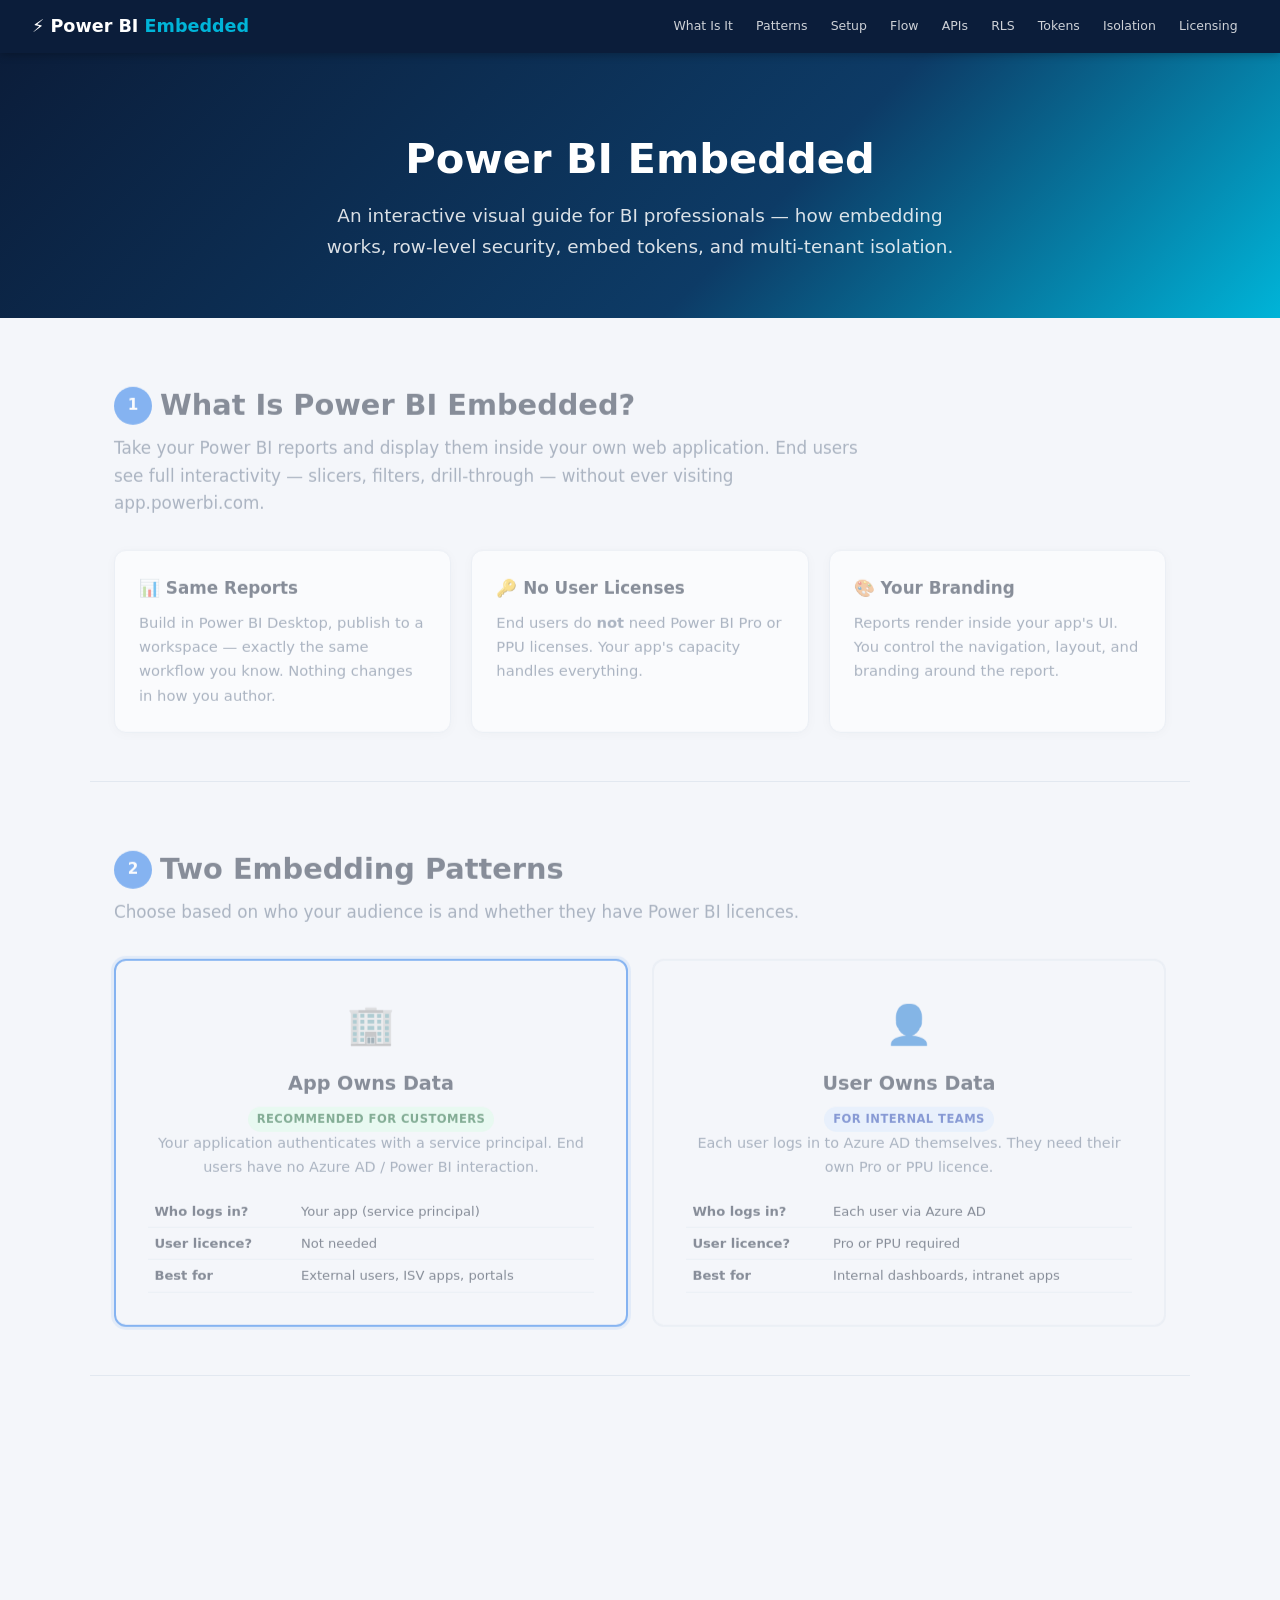
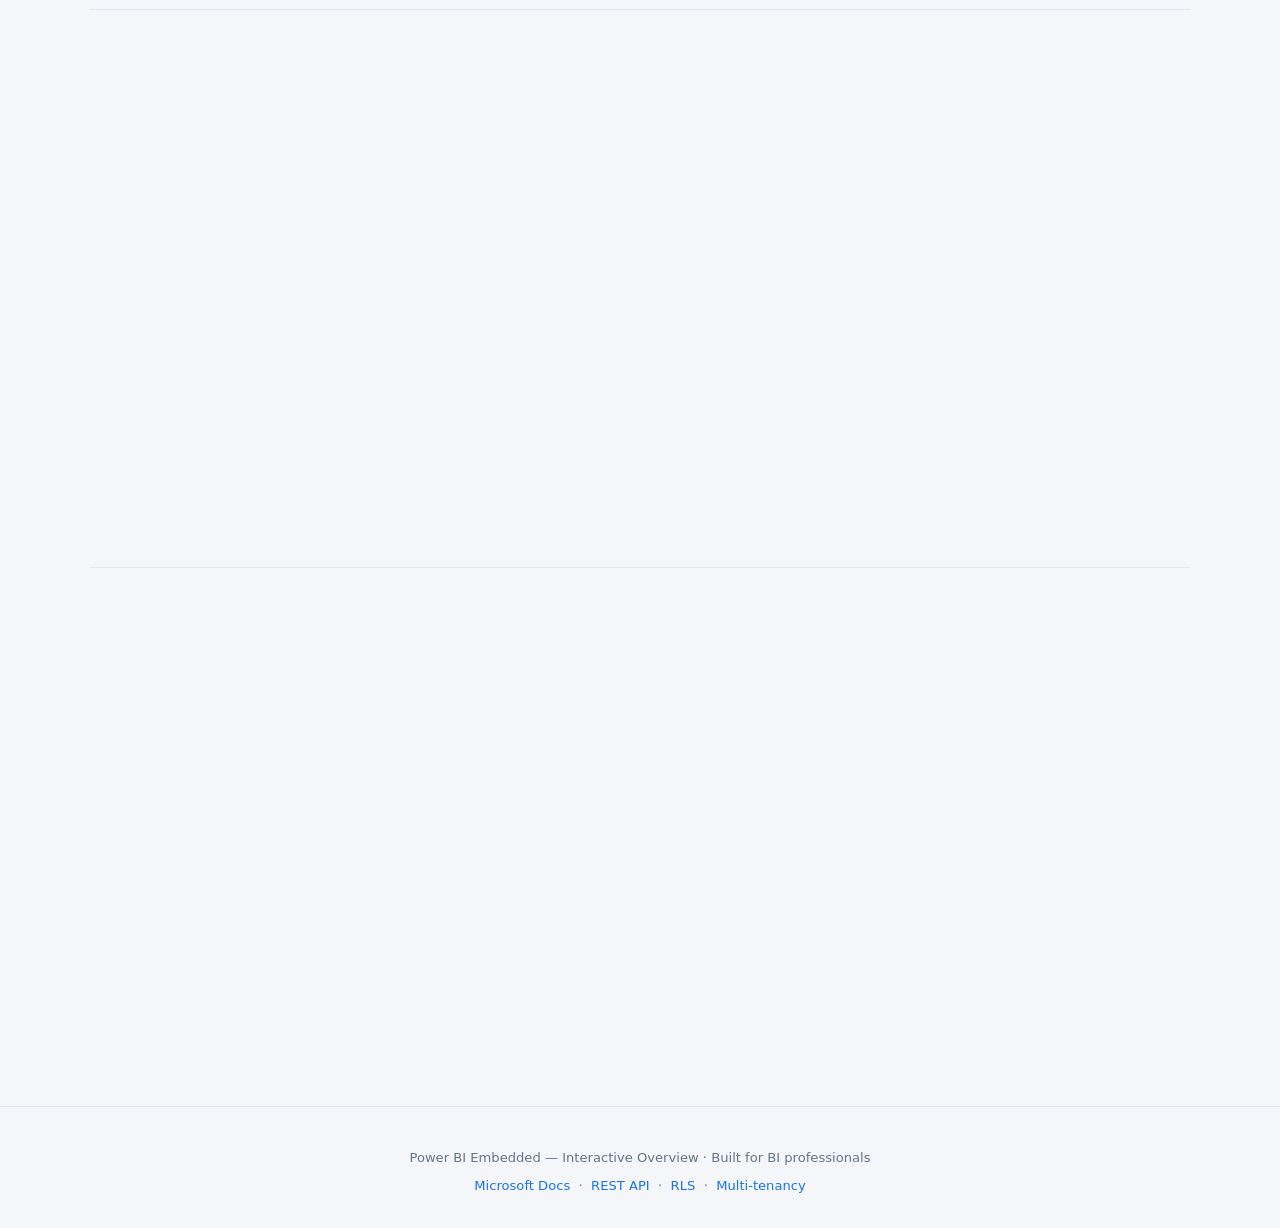
<file: index.html>
<!DOCTYPE html>
<html lang="en">
<head>
    <meta charset="UTF-8">
    <meta http-equiv="refresh" content="0; url=pbi_embedded_overview.html">
    <title>Redirecting…</title>
</head>
<body>
    <p>Redirecting to <a href="pbi_embedded_overview.html">Power BI Embedded Overview</a>…</p>
</body>
</html>
</file>
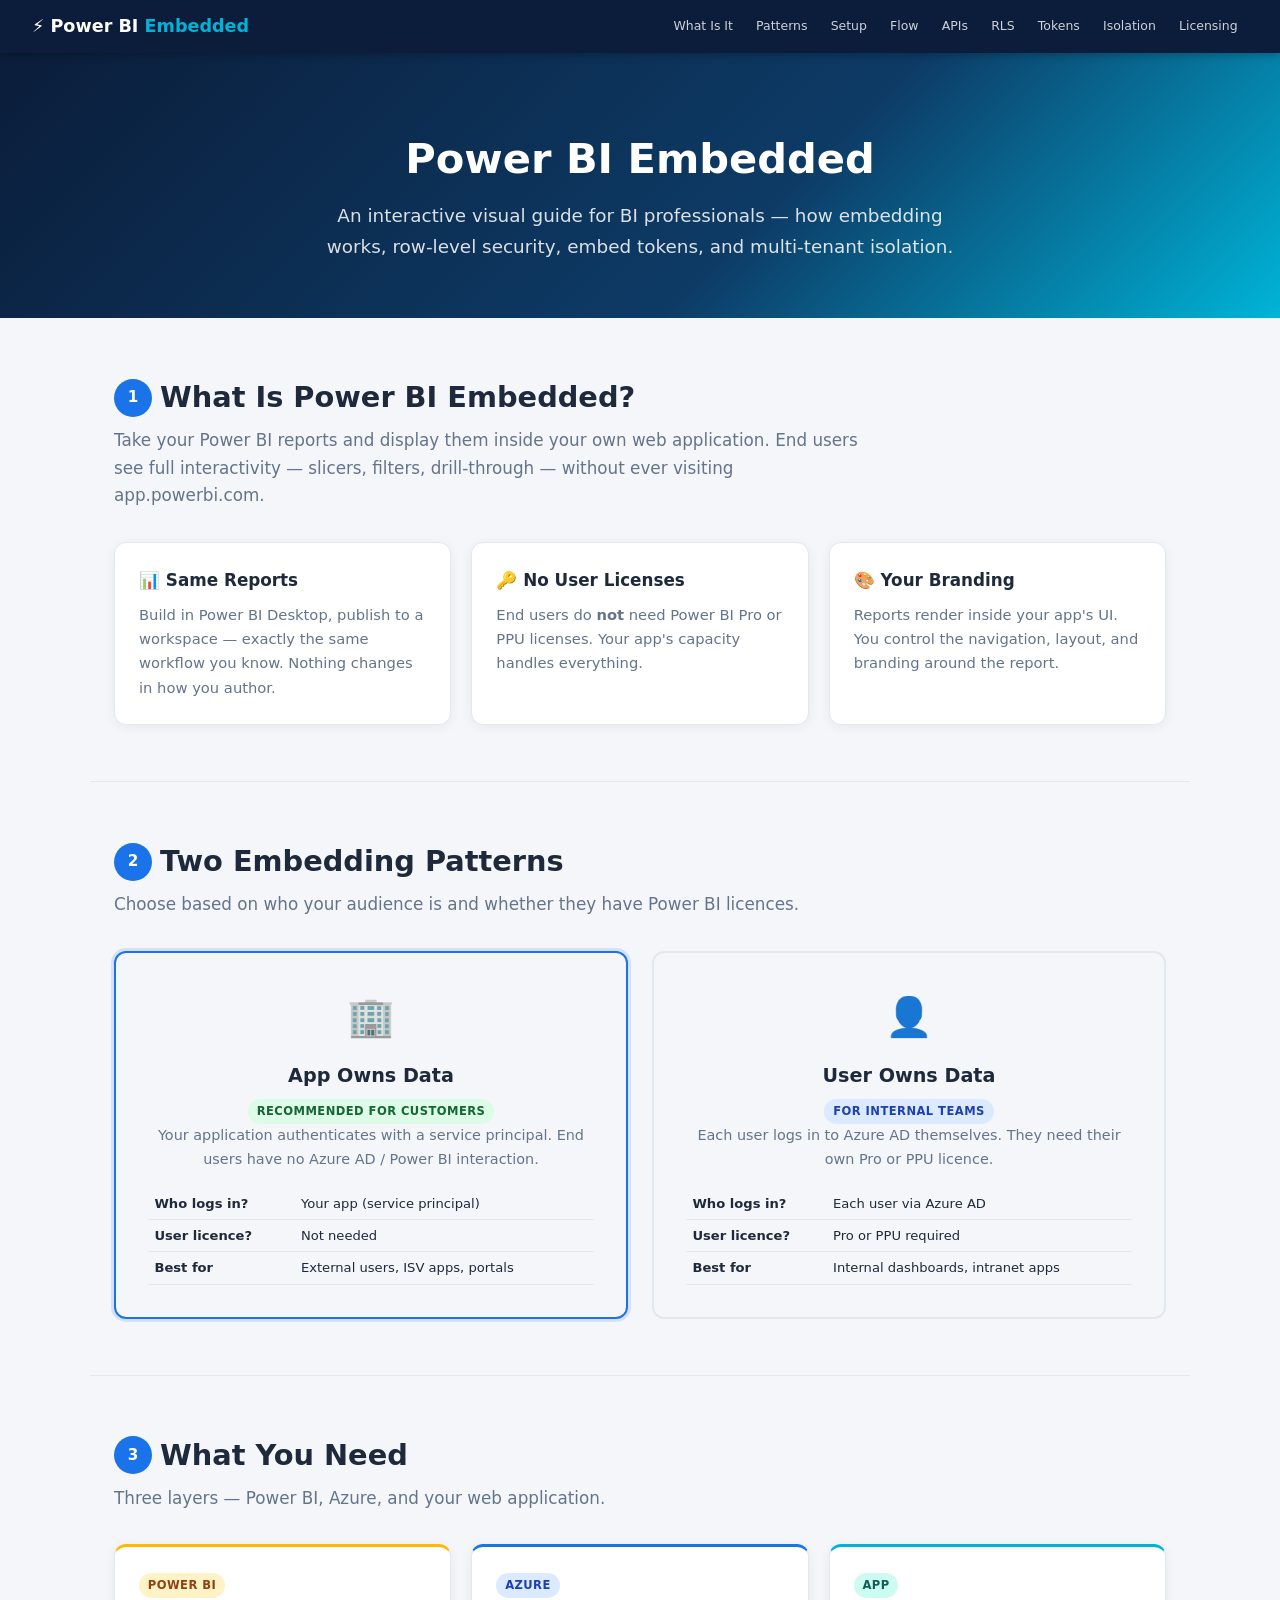
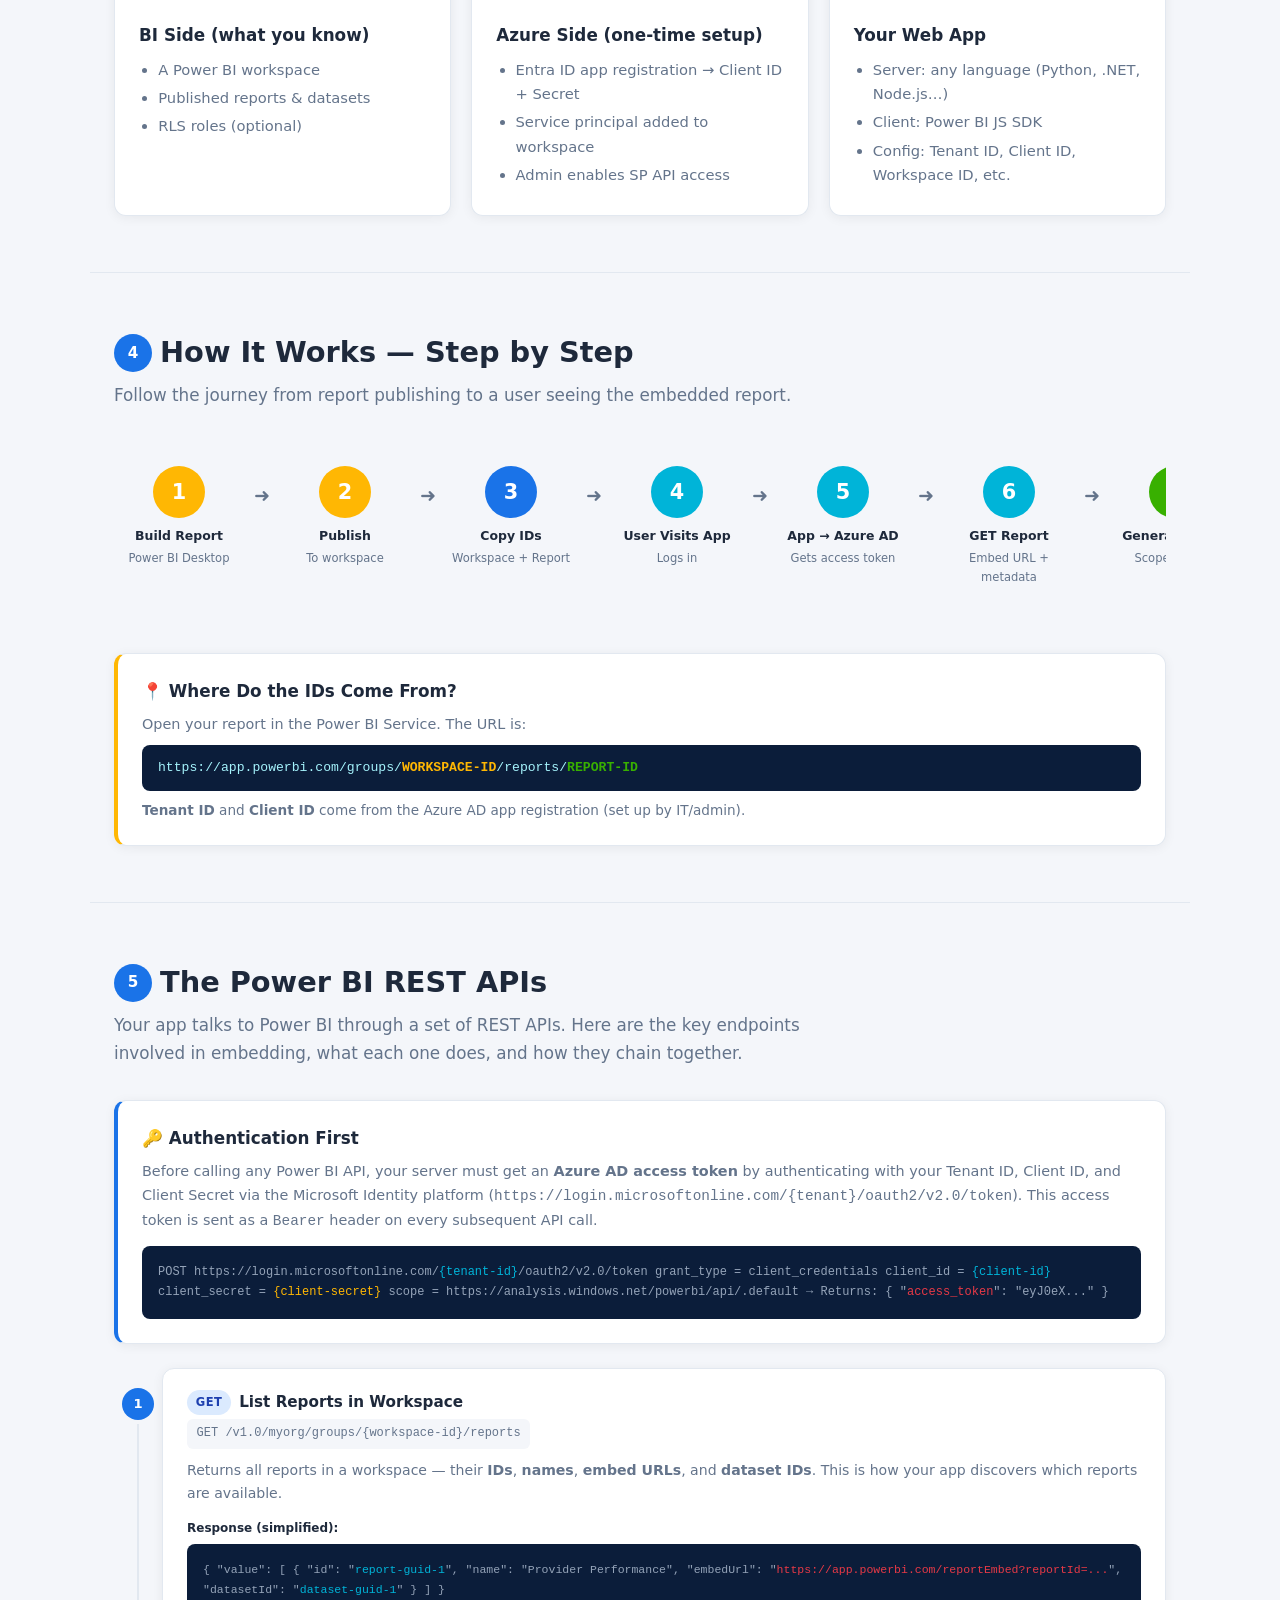
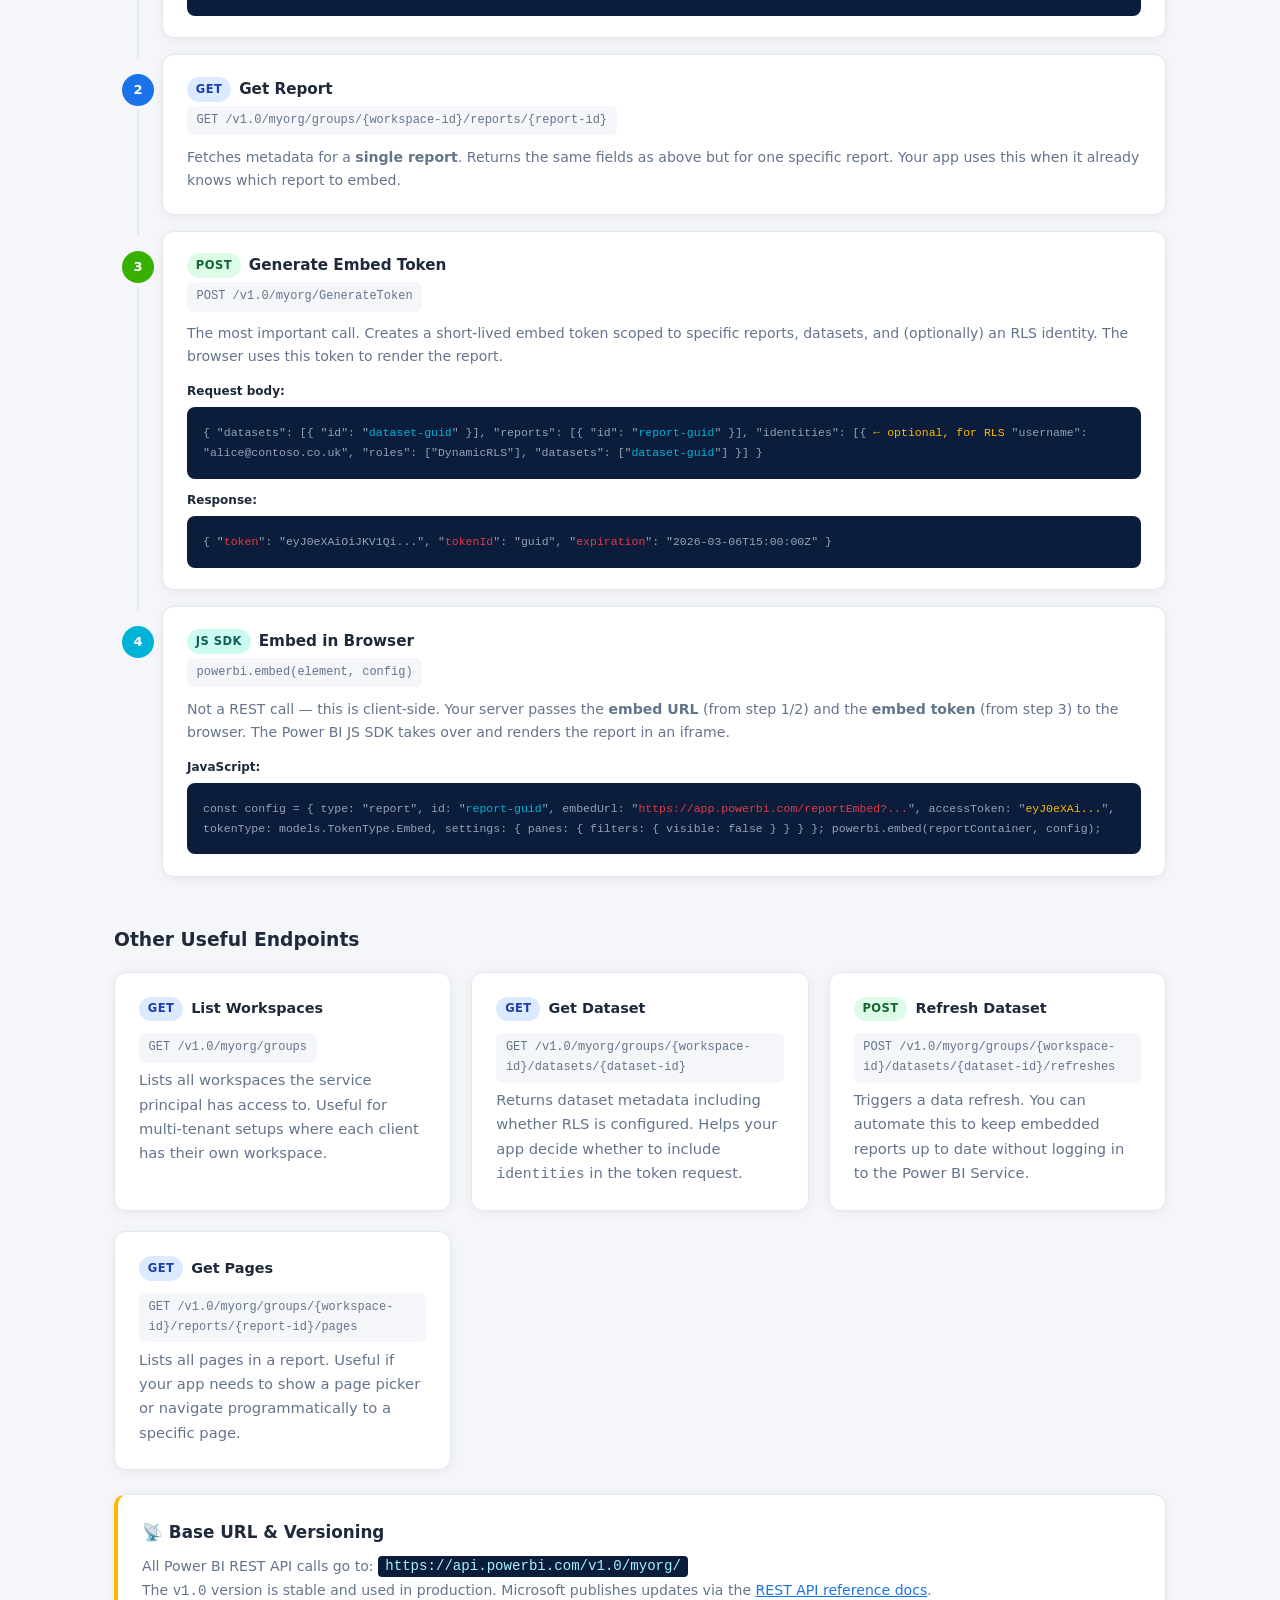
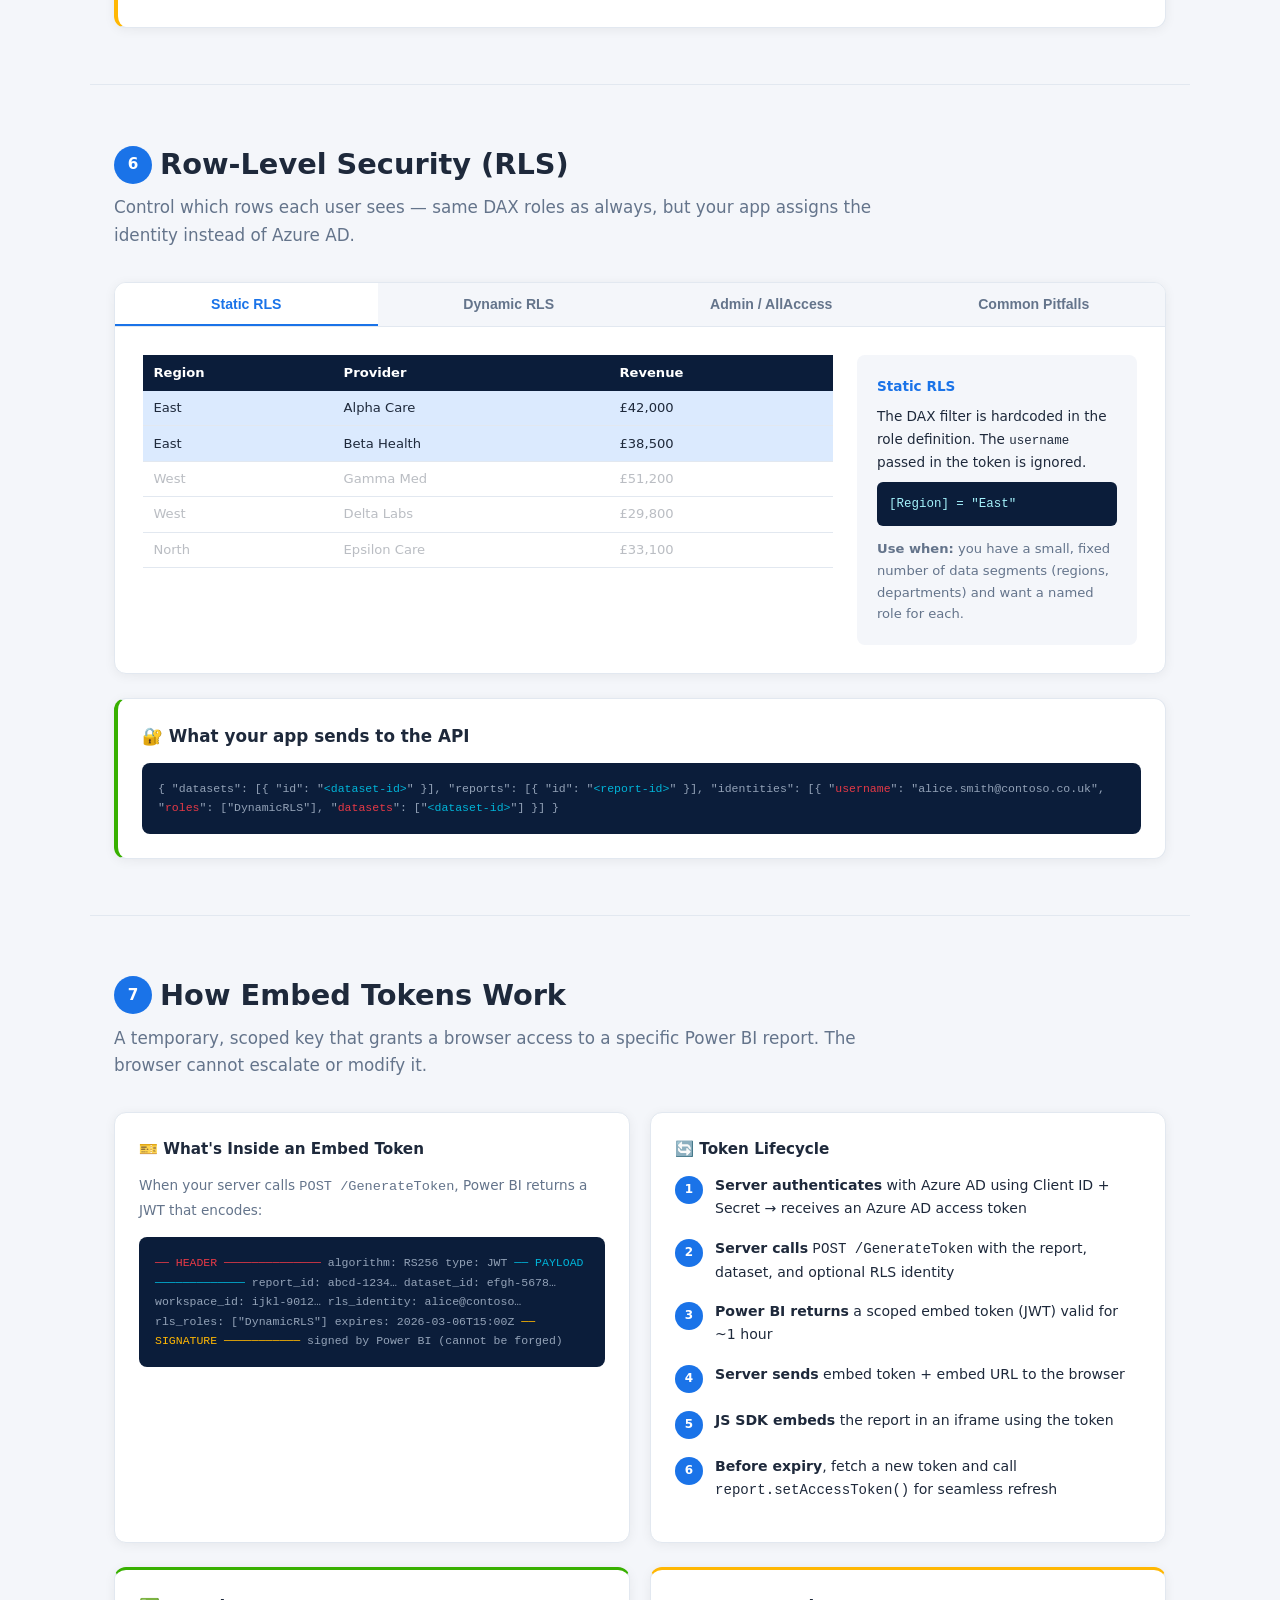
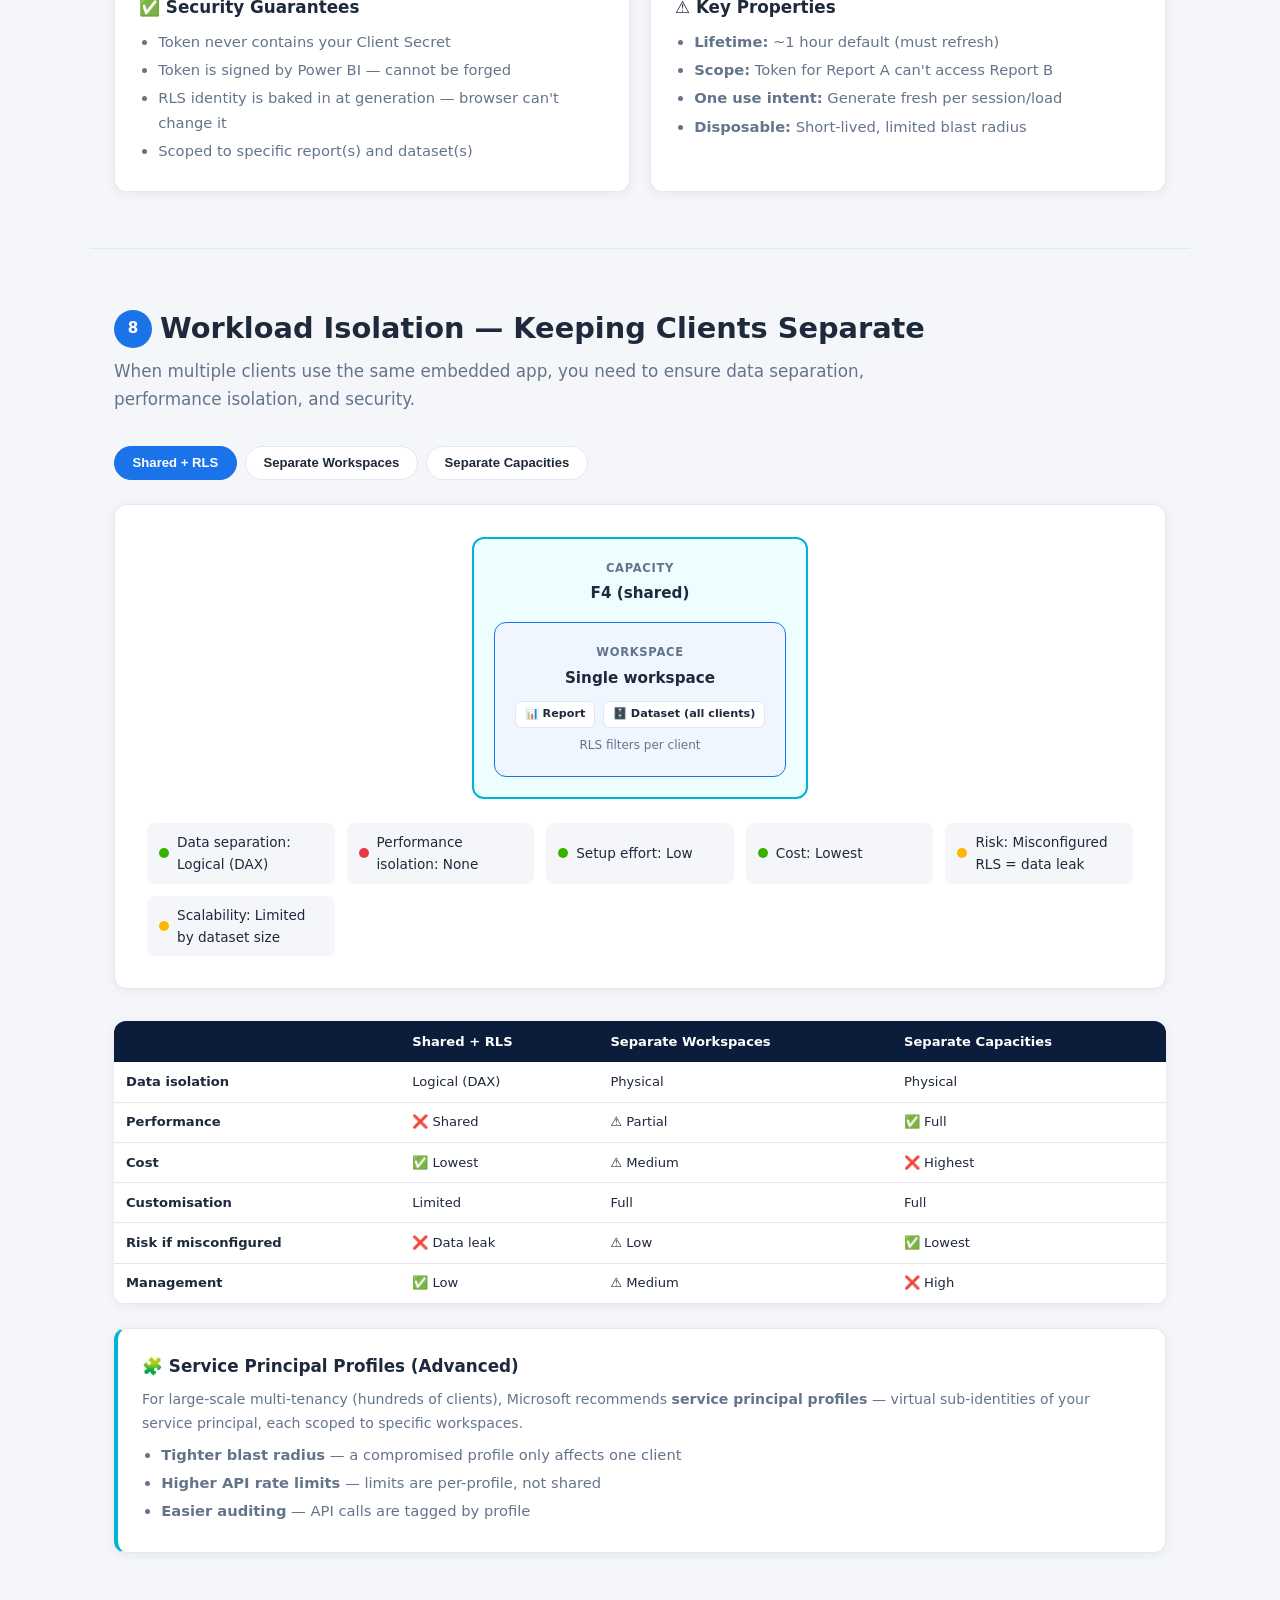
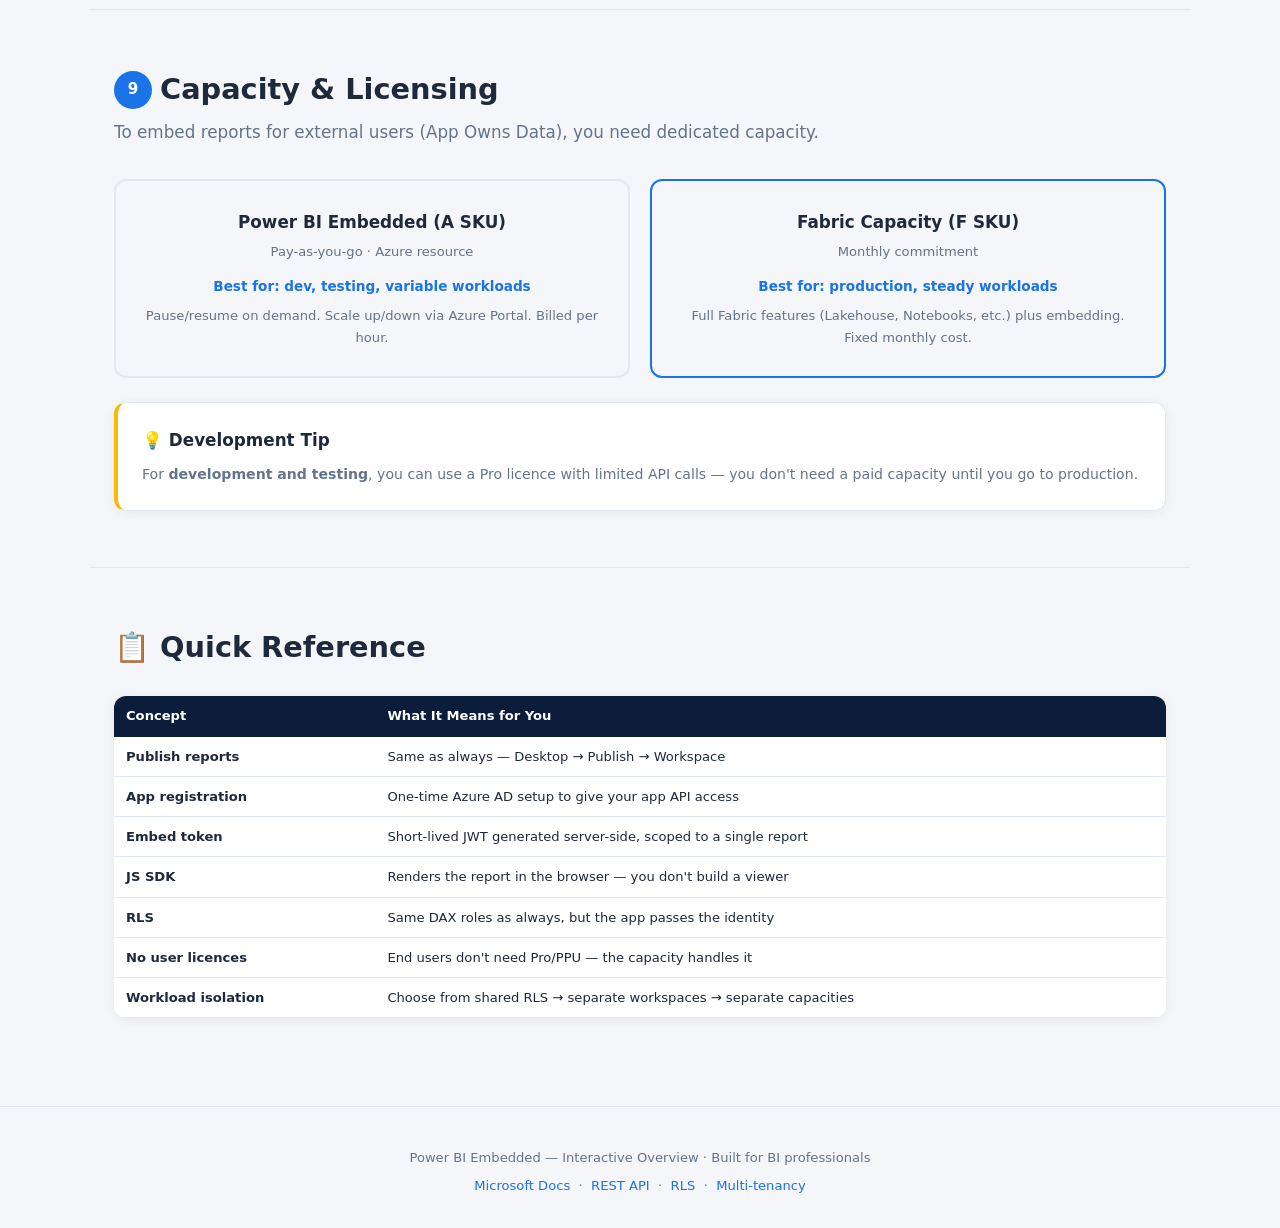
<file: pbi_embedded_overview.html>
<!DOCTYPE html>
<html lang="en">
<head>
    <meta charset="UTF-8">
    <meta name="viewport" content="width=device-width, initial-scale=1.0">
    <title>Power BI Embedded — Interactive Overview</title>
    <style>
        /* ── Reset & Base ─────────────────────────────────── */
        *, *::before, *::after { box-sizing: border-box; margin: 0; padding: 0; }
        :root {
            --navy:  #0b1d3a;
            --blue:  #1a73e8;
            --teal:  #00b4d8;
            --green: #38b000;
            --amber: #ffb703;
            --red:   #e63946;
            --bg:    #f4f6fa;
            --card:  #ffffff;
            --text:  #1e293b;
            --muted: #64748b;
            --border:#e2e8f0;
            --radius: 12px;
            --shadow: 0 2px 12px rgba(0,0,0,.06);
        }
        html { scroll-behavior: smooth; }
        body {
            font-family: 'Segoe UI', system-ui, -apple-system, sans-serif;
            background: var(--bg);
            color: var(--text);
            line-height: 1.65;
        }

        /* ── Sticky Nav ───────────────────────────────────── */
        .top-nav {
            position: sticky; top: 0; z-index: 100;
            background: var(--navy);
            color: #fff;
            display: flex; align-items: center; gap: 1rem;
            padding: .65rem 2rem;
            box-shadow: 0 2px 8px rgba(0,0,0,.25);
        }
        .top-nav .logo { font-weight: 700; font-size: 1.1rem; white-space: nowrap; }
        .top-nav .logo span { color: var(--teal); }
        .nav-links { display: flex; gap: .15rem; flex-wrap: wrap; margin-left: auto; }
        .nav-links a {
            color: rgba(255,255,255,.8); text-decoration: none;
            font-size: .78rem; padding: .35rem .65rem; border-radius: 6px;
            transition: background .2s, color .2s;
        }
        .nav-links a:hover { background: rgba(255,255,255,.12); color: #fff; }

        /* ── Hero ─────────────────────────────────────────── */
        .hero {
            background: linear-gradient(135deg, var(--navy) 0%, #0d3b66 60%, var(--teal) 100%);
            color: #fff;
            text-align: center;
            padding: 4.5rem 2rem 3.5rem;
        }
        .hero h1 { font-size: 2.6rem; font-weight: 800; margin-bottom: .5rem; }
        .hero p { font-size: 1.15rem; opacity: .85; max-width: 640px; margin: 0 auto; }

        /* ── Sections ─────────────────────────────────────── */
        .section {
            max-width: 1100px;
            margin: 0 auto;
            padding: 3.5rem 1.5rem;
        }
        .section h2 {
            font-size: 1.8rem; font-weight: 700;
            margin-bottom: .35rem;
            display: flex; align-items: center; gap: .5rem;
        }
        .section h2 .num {
            display: inline-flex; align-items: center; justify-content: center;
            width: 38px; height: 38px; border-radius: 50%;
            background: var(--blue); color: #fff;
            font-size: .95rem; font-weight: 700; flex-shrink: 0;
        }
        .section .subtitle {
            color: var(--muted); font-size: 1.05rem; margin-bottom: 2rem; max-width: 760px;
        }
        .divider {
            max-width: 1100px; margin: 0 auto;
            border: none; border-top: 1px solid var(--border);
        }

        /* ── Cards ────────────────────────────────────────── */
        .card-grid { display: grid; gap: 1.25rem; }
        .card-grid.cols-2 { grid-template-columns: repeat(auto-fit, minmax(320px, 1fr)); }
        .card-grid.cols-3 { grid-template-columns: repeat(auto-fit, minmax(260px, 1fr)); }
        .card {
            background: var(--card);
            border: 1px solid var(--border);
            border-radius: var(--radius);
            padding: 1.5rem;
            box-shadow: var(--shadow);
            transition: transform .2s, box-shadow .2s;
        }
        .card:hover { transform: translateY(-3px); box-shadow: 0 6px 20px rgba(0,0,0,.09); }
        .card h3 { font-size: 1.05rem; margin-bottom: .5rem; }
        .card p, .card li { font-size: .92rem; color: var(--muted); }
        .card ul { padding-left: 1.2rem; }
        .card ul li { margin-bottom: .25rem; }

        /* ── Badge ────────────────────────────────────────── */
        .badge {
            display: inline-block; font-size: .72rem; font-weight: 600;
            padding: .18rem .55rem; border-radius: 999px; text-transform: uppercase;
            letter-spacing: .04em;
        }
        .badge-blue { background: #dbeafe; color: #1e40af; }
        .badge-green { background: #dcfce7; color: #166534; }
        .badge-amber { background: #fef3c7; color: #92400e; }
        .badge-red   { background: #fee2e2; color: #991b1b; }
        .badge-teal  { background: #ccfbf1; color: #115e59; }

        /* ── Pattern comparison ────────────────────────────── */
        .pattern-columns { display: grid; grid-template-columns: 1fr 1fr; gap: 1.5rem; }
        .pattern-card {
            border-radius: var(--radius);
            padding: 2rem;
            text-align: center;
            border: 2px solid var(--border);
            transition: border-color .3s, box-shadow .3s;
            cursor: default;
        }
        .pattern-card.active { border-color: var(--blue); box-shadow: 0 0 0 3px rgba(26,115,232,.15); }
        .pattern-card h3 { font-size: 1.2rem; margin-bottom: .35rem; }
        .pattern-card .icon { font-size: 2.4rem; display: block; margin-bottom: .75rem; }
        .pattern-card .desc { font-size: .9rem; color: var(--muted); margin-bottom: 1rem; }
        .pattern-card table { width: 100%; font-size: .82rem; text-align: left; border-collapse: collapse; }
        .pattern-card table td { padding: .3rem .4rem; border-bottom: 1px solid var(--border); }
        .pattern-card table td:first-child { font-weight: 600; color: var(--text); white-space: nowrap; }

        /* ── Flow diagram ─────────────────────────────────── */
        .flow-container { position: relative; padding: 1.5rem 0; }
        .flow-track {
            display: flex; align-items: flex-start; gap: 0;
            overflow-x: auto; padding-bottom: 1rem;
        }
        .flow-step {
            display: flex; flex-direction: column; align-items: center;
            min-width: 130px; position: relative; text-align: center;
            opacity: 0; transform: translateY(18px);
            transition: opacity .45s ease, transform .45s ease;
        }
        .flow-step.visible { opacity: 1; transform: translateY(0); }
        .flow-step .circle {
            width: 52px; height: 52px; border-radius: 50%;
            display: flex; align-items: center; justify-content: center;
            font-size: 1.3rem; color: #fff; font-weight: 700;
            position: relative; z-index: 2;
        }
        .flow-step .label { font-size: .78rem; margin-top: .5rem; max-width: 120px; font-weight: 600; }
        .flow-step .detail { font-size: .72rem; color: var(--muted); max-width: 120px; margin-top: .15rem; }
        .flow-arrow {
            display: flex; align-items: center;
            font-size: 1.2rem; color: var(--muted);
            padding-top: 14px; min-width: 36px; justify-content: center;
            opacity: 0; transition: opacity .4s ease;
        }
        .flow-arrow.visible { opacity: 1; }

        /* ── RLS Interactive ──────────────────────────────── */
        .rls-demo {
            background: var(--card);
            border: 1px solid var(--border);
            border-radius: var(--radius);
            overflow: hidden;
            box-shadow: var(--shadow);
        }
        .rls-tabs { display: flex; border-bottom: 1px solid var(--border); }
        .rls-tab {
            flex: 1; padding: .85rem 1rem;
            text-align: center;
            font-size: .88rem; font-weight: 600;
            cursor: pointer;
            background: var(--bg);
            border: none; outline: none;
            color: var(--muted);
            transition: background .2s, color .2s;
        }
        .rls-tab.active { background: var(--card); color: var(--blue); box-shadow: inset 0 -2px 0 var(--blue); }
        .rls-panel { display: none; padding: 1.75rem; }
        .rls-panel.active { display: block; }

        .rls-visual {
            display: flex; gap: 1.5rem; align-items: flex-start; flex-wrap: wrap;
        }
        .rls-data-table {
            flex: 1; min-width: 280px;
            border-collapse: collapse; font-size: .82rem;
        }
        .rls-data-table th {
            background: var(--navy); color: #fff;
            padding: .45rem .65rem; text-align: left; font-weight: 600;
        }
        .rls-data-table td {
            padding: .4rem .65rem; border-bottom: 1px solid var(--border);
        }
        .rls-data-table tr.highlight td { background: #dbeafe; }
        .rls-data-table tr.dimmed td { opacity: .3; }

        .rls-info-box {
            flex: 0 0 280px;
            background: var(--bg); border-radius: 8px;
            padding: 1.25rem; font-size: .85rem;
        }
        .rls-info-box h4 { margin-bottom: .5rem; color: var(--blue); }
        .rls-info-box code {
            display: block; background: var(--navy); color: #a5f3fc;
            padding: .75rem; border-radius: 6px; font-size: .78rem;
            margin-top: .5rem; white-space: pre-wrap;
        }

        /* ── Token visual ─────────────────────────────────── */
        .token-visual {
            display: flex; gap: 1.25rem; flex-wrap: wrap;
            align-items: stretch;
        }
        .token-box {
            background: var(--card); border: 1px solid var(--border);
            border-radius: var(--radius); padding: 1.5rem;
            box-shadow: var(--shadow); flex: 1; min-width: 260px;
        }
        .token-box h4 { font-size: .95rem; margin-bottom: .75rem; display: flex; align-items: center; gap: .4rem; }
        .token-jwt {
            background: var(--navy); border-radius: 8px; padding: 1rem;
            font-family: 'Cascadia Code', 'Fira Code', monospace;
            font-size: .72rem; line-height: 1.7; color: #94a3b8;
            overflow-x: auto;
        }
        .token-jwt .t-header { color: var(--red); }
        .token-jwt .t-payload { color: var(--teal); }
        .token-jwt .t-sig { color: var(--amber); }

        .lifecycle-steps { counter-reset: step; }
        .lifecycle-step {
            display: flex; gap: .75rem; margin-bottom: 1rem; align-items: flex-start;
        }
        .lifecycle-step::before {
            counter-increment: step;
            content: counter(step);
            display: flex; align-items: center; justify-content: center;
            min-width: 28px; height: 28px; border-radius: 50%;
            background: var(--blue); color: #fff;
            font-size: .75rem; font-weight: 700; flex-shrink: 0; margin-top: 2px;
        }
        .lifecycle-step .step-text { font-size: .88rem; }
        .lifecycle-step .step-text strong { color: var(--text); }

        /* ── Isolation visual ─────────────────────────────── */
        .isolation-switcher { display: flex; gap: .5rem; margin-bottom: 1.5rem; flex-wrap: wrap; }
        .iso-btn {
            padding: .55rem 1.1rem; border-radius: 999px;
            border: 1px solid var(--border);
            background: var(--card); color: var(--text);
            font-size: .82rem; font-weight: 600; cursor: pointer;
            transition: all .25s;
        }
        .iso-btn.active { background: var(--blue); color: #fff; border-color: var(--blue); }
        .iso-scene {
            display: none;
            background: var(--card);
            border: 1px solid var(--border);
            border-radius: var(--radius);
            padding: 2rem;
            box-shadow: var(--shadow);
        }
        .iso-scene.active { display: block; }

        .iso-diagram {
            display: flex; gap: 1.25rem; justify-content: center;
            flex-wrap: wrap; margin-bottom: 1.5rem;
        }
        .iso-box {
            border: 2px solid var(--border); border-radius: var(--radius);
            padding: 1.25rem; min-width: 160px; text-align: center;
            transition: border-color .3s;
        }
        .iso-box.workspace { border-color: var(--blue); background: #eff6ff; }
        .iso-box.capacity  { border-color: var(--teal); background: #ecfeff; }
        .iso-box.dataset   { border-color: var(--green); background: #f0fdf4; }
        .iso-box .box-label { font-size: .72rem; font-weight: 700; text-transform: uppercase; letter-spacing: .06em; color: var(--muted); }
        .iso-box .box-title { font-size: .95rem; font-weight: 700; margin-top: .2rem; }
        .iso-inner { display: flex; gap: .5rem; margin-top: .65rem; justify-content: center; }
        .iso-chip {
            font-size: .7rem; padding: .2rem .55rem;
            border-radius: 6px; background: #fff; border: 1px solid var(--border);
            font-weight: 600;
        }

        .iso-traits { display: grid; grid-template-columns: repeat(auto-fit, minmax(180px, 1fr)); gap: .75rem; }
        .iso-trait {
            display: flex; align-items: center; gap: .5rem;
            font-size: .85rem; padding: .5rem .75rem;
            background: var(--bg); border-radius: 8px;
        }
        .iso-trait .dot {
            width: 10px; height: 10px; border-radius: 50%; flex-shrink: 0;
        }
        .dot-green { background: var(--green); }
        .dot-amber { background: var(--amber); }
        .dot-red   { background: var(--red); }

        /* ── Comparison table ─────────────────────────────── */
        .comp-table {
            width: 100%; border-collapse: collapse; font-size: .82rem;
            background: var(--card); border-radius: var(--radius);
            overflow: hidden; box-shadow: var(--shadow);
            margin-top: 1.5rem;
        }
        .comp-table th {
            background: var(--navy); color: #fff;
            padding: .6rem .75rem; text-align: left; font-weight: 600;
        }
        .comp-table td {
            padding: .55rem .75rem; border-bottom: 1px solid var(--border);
        }
        .comp-table tbody tr:hover td { background: #f1f5f9; }

        /* ── Licensing ────────────────────────────────────── */
        .lic-cards { display: grid; grid-template-columns: repeat(auto-fit, minmax(280px, 1fr)); gap: 1.25rem; }
        .lic-card {
            border-radius: var(--radius); padding: 1.75rem;
            border: 2px solid var(--border); text-align: center;
            transition: border-color .3s, box-shadow .3s;
        }
        .lic-card:hover { border-color: var(--blue); box-shadow: 0 4px 16px rgba(26,115,232,.12); }
        .lic-card h4 { font-size: 1.05rem; margin-bottom: .3rem; }
        .lic-card .lic-model { font-size: .82rem; color: var(--muted); margin-bottom: .75rem; }
        .lic-card .lic-best { font-size: .85rem; font-weight: 600; color: var(--blue); }

        /* ── Footer ───────────────────────────────────────── */
        .footer {
            text-align: center; padding: 2.5rem 1rem;
            color: var(--muted); font-size: .82rem;
            border-top: 1px solid var(--border);
            margin-top: 2rem;
        }
        .footer a { color: var(--blue); text-decoration: none; }

        /* ── Utilities ────────────────────────────────────── */
        .mt { margin-top: 1.5rem; }
        .fade-in { opacity: 0; transform: translateY(16px); transition: opacity .5s ease, transform .5s ease; }
        .fade-in.visible { opacity: 1; transform: translateY(0); }

        /* ── Token Anim ───────────────────────────────────── */
        .token-anim-track { position: relative; height: 120px; margin: 1.5rem 0; }
        .ta-lane {
            position: absolute; left: 0; right: 0;
            display: flex; align-items: center; height: 36px;
        }
        .ta-lane:nth-child(1) { top: 0; }
        .ta-lane:nth-child(2) { top: 42px; }
        .ta-lane:nth-child(3) { top: 84px; }
        .ta-actor {
            width: 90px; text-align: center; font-size: .72rem; font-weight: 700;
            background: var(--navy); color: #fff; padding: .3rem .4rem; border-radius: 6px;
            flex-shrink: 0;
        }
        .ta-line { flex: 1; height: 2px; background: var(--border); position: relative; margin: 0 8px; }
        .ta-packet {
            position: absolute; top: -8px;
            width: 18px; height: 18px; border-radius: 4px;
            display: flex; align-items: center; justify-content: center;
            font-size: .6rem; font-weight: 700; color: #fff;
        }
        .ta-packet.req  { background: var(--blue); }
        .ta-packet.tok  { background: var(--green); }
        .ta-packet.show { background: var(--teal); }

        /* ── API Chain ────────────────────────────────────── */
        .api-chain { display: flex; flex-direction: column; gap: 0; }
        .api-step-row { display: flex; gap: 0; }
        .api-num-col {
            display: flex; flex-direction: column; align-items: center;
            width: 48px; flex-shrink: 0; padding-top: 1.25rem;
        }
        .api-num {
            width: 32px; height: 32px; border-radius: 50%;
            display: flex; align-items: center; justify-content: center;
            color: #fff; font-size: .82rem; font-weight: 700;
            flex-shrink: 0; z-index: 2;
        }
        .api-connector {
            flex: 1; width: 2px; background: var(--border);
            margin-top: 4px; margin-bottom: -4px;
        }
        .api-card {
            flex: 1;
            background: var(--card);
            border: 1px solid var(--border);
            border-radius: var(--radius);
            padding: 1.35rem 1.5rem;
            margin-bottom: 1rem;
            box-shadow: var(--shadow);
            transition: transform .2s, box-shadow .2s;
        }
        .api-card:hover { transform: translateY(-2px); box-shadow: 0 6px 20px rgba(0,0,0,.09); }
        .api-card-header {
            display: flex; align-items: center; gap: .5rem;
        }
        .api-endpoint { font-weight: 700; font-size: .95rem; }
        .api-url {
            font-family: 'Cascadia Code', 'Fira Code', monospace;
            font-size: .75rem; color: var(--muted); margin-top: .25rem;
            background: var(--bg); padding: .3rem .6rem; border-radius: 6px;
            display: inline-block;
        }
        .api-desc { font-size: .88rem; color: var(--muted); margin-top: .65rem; }
        .api-response { margin-top: .85rem; }
        .api-response-label { font-size: .75rem; font-weight: 600; color: var(--text); margin-bottom: .35rem; }

        /* ── Responsive ───────────────────────────────────── */
        @media (max-width: 720px) {
            .hero h1 { font-size: 1.8rem; }
            .pattern-columns { grid-template-columns: 1fr; }
            .rls-visual { flex-direction: column; }
            .rls-info-box { flex: 1 1 auto; }
            .token-visual { flex-direction: column; }
            .nav-links a { font-size: .7rem; padding: .25rem .45rem; }
        }
    </style>
</head>
<body>

<!-- ───────── Navigation ───────── -->
<nav class="top-nav">
    <div class="logo">⚡ Power BI <span>Embedded</span></div>
    <div class="nav-links">
        <a href="#what">What Is It</a>
        <a href="#patterns">Patterns</a>
        <a href="#setup">Setup</a>
        <a href="#flow">Flow</a>
        <a href="#apis">APIs</a>
        <a href="#rls">RLS</a>
        <a href="#tokens">Tokens</a>
        <a href="#isolation">Isolation</a>
        <a href="#licensing">Licensing</a>
    </div>
</nav>

<!-- ───────── Hero ───────── -->
<header class="hero">
    <h1>Power BI Embedded</h1>
    <p>An interactive visual guide for BI professionals — how embedding works, row-level security, embed tokens, and multi-tenant isolation.</p>
</header>

<!-- ═══════════════════════════════════════════════════════ -->
<!-- 1. WHAT IS IT                                          -->
<!-- ═══════════════════════════════════════════════════════ -->
<section class="section fade-in" id="what">
    <h2><span class="num">1</span> What Is Power BI Embedded?</h2>
    <p class="subtitle">Take your Power BI reports and display them inside your own web application. End users see full interactivity — slicers, filters, drill-through — without ever visiting app.powerbi.com.</p>

    <div class="card-grid cols-3">
        <div class="card">
            <h3>📊 Same Reports</h3>
            <p>Build in Power BI Desktop, publish to a workspace — exactly the same workflow you know. Nothing changes in how you author.</p>
        </div>
        <div class="card">
            <h3>🔑 No User Licenses</h3>
            <p>End users do <strong>not</strong> need Power BI Pro or PPU licenses. Your app's capacity handles everything.</p>
        </div>
        <div class="card">
            <h3>🎨 Your Branding</h3>
            <p>Reports render inside your app's UI. You control the navigation, layout, and branding around the report.</p>
        </div>
    </div>
</section>

<hr class="divider">

<!-- ═══════════════════════════════════════════════════════ -->
<!-- 2. TWO PATTERNS                                        -->
<!-- ═══════════════════════════════════════════════════════ -->
<section class="section fade-in" id="patterns">
    <h2><span class="num">2</span> Two Embedding Patterns</h2>
    <p class="subtitle">Choose based on who your audience is and whether they have Power BI licences.</p>

    <div class="pattern-columns">
        <div class="pattern-card active" id="pc-app">
            <span class="icon">🏢</span>
            <h3>App Owns Data</h3>
            <span class="badge badge-green">Recommended for customers</span>
            <p class="desc">Your application authenticates with a service principal. End users have no Azure AD / Power BI interaction.</p>
            <table>
                <tr><td>Who logs in?</td><td>Your app (service principal)</td></tr>
                <tr><td>User licence?</td><td>Not needed</td></tr>
                <tr><td>Best for</td><td>External users, ISV apps, portals</td></tr>
            </table>
        </div>
        <div class="pattern-card" id="pc-user">
            <span class="icon">👤</span>
            <h3>User Owns Data</h3>
            <span class="badge badge-blue">For internal teams</span>
            <p class="desc">Each user logs in to Azure AD themselves. They need their own Pro or PPU licence.</p>
            <table>
                <tr><td>Who logs in?</td><td>Each user via Azure AD</td></tr>
                <tr><td>User licence?</td><td>Pro or PPU required</td></tr>
                <tr><td>Best for</td><td>Internal dashboards, intranet apps</td></tr>
            </table>
        </div>
    </div>
</section>

<hr class="divider">

<!-- ═══════════════════════════════════════════════════════ -->
<!-- 3. WHAT YOU NEED                                       -->
<!-- ═══════════════════════════════════════════════════════ -->
<section class="section fade-in" id="setup">
    <h2><span class="num">3</span> What You Need</h2>
    <p class="subtitle">Three layers — Power BI, Azure, and your web application.</p>

    <div class="card-grid cols-3">
        <div class="card" style="border-top: 3px solid var(--amber);">
            <span class="badge badge-amber">Power BI</span>
            <h3 class="mt">BI Side (what you know)</h3>
            <ul>
                <li>A Power BI workspace</li>
                <li>Published reports &amp; datasets</li>
                <li>RLS roles (optional)</li>
            </ul>
        </div>
        <div class="card" style="border-top: 3px solid var(--blue);">
            <span class="badge badge-blue">Azure</span>
            <h3 class="mt">Azure Side (one-time setup)</h3>
            <ul>
                <li>Entra ID app registration → Client ID + Secret</li>
                <li>Service principal added to workspace</li>
                <li>Admin enables SP API access</li>
            </ul>
        </div>
        <div class="card" style="border-top: 3px solid var(--teal);">
            <span class="badge badge-teal">App</span>
            <h3 class="mt">Your Web App</h3>
            <ul>
                <li>Server: any language (Python, .NET, Node.js…)</li>
                <li>Client: Power BI JS SDK</li>
                <li>Config: Tenant ID, Client ID, Workspace ID, etc.</li>
            </ul>
        </div>
    </div>
</section>

<hr class="divider">

<!-- ═══════════════════════════════════════════════════════ -->
<!-- 4. STEP-BY-STEP FLOW                                   -->
<!-- ═══════════════════════════════════════════════════════ -->
<section class="section fade-in" id="flow">
    <h2><span class="num">4</span> How It Works — Step by Step</h2>
    <p class="subtitle">Follow the journey from report publishing to a user seeing the embedded report.</p>

    <div class="flow-container">
        <div class="flow-track" id="flow-track">
            <div class="flow-step" data-delay="0">
                <div class="circle" style="background: var(--amber);">1</div>
                <div class="label">Build Report</div>
                <div class="detail">Power BI Desktop</div>
            </div>
            <div class="flow-arrow" data-delay="100">➜</div>

            <div class="flow-step" data-delay="200">
                <div class="circle" style="background: var(--amber);">2</div>
                <div class="label">Publish</div>
                <div class="detail">To workspace</div>
            </div>
            <div class="flow-arrow" data-delay="300">➜</div>

            <div class="flow-step" data-delay="400">
                <div class="circle" style="background: var(--blue);">3</div>
                <div class="label">Copy IDs</div>
                <div class="detail">Workspace + Report</div>
            </div>
            <div class="flow-arrow" data-delay="500">➜</div>

            <div class="flow-step" data-delay="600">
                <div class="circle" style="background: var(--teal);">4</div>
                <div class="label">User Visits App</div>
                <div class="detail">Logs in</div>
            </div>
            <div class="flow-arrow" data-delay="700">➜</div>

            <div class="flow-step" data-delay="800">
                <div class="circle" style="background: var(--teal);">5</div>
                <div class="label">App → Azure AD</div>
                <div class="detail">Gets access token</div>
            </div>
            <div class="flow-arrow" data-delay="900">➜</div>

            <div class="flow-step" data-delay="1000">
                <div class="circle" style="background: var(--teal);">6</div>
                <div class="label">GET Report</div>
                <div class="detail">Embed URL + metadata</div>
            </div>
            <div class="flow-arrow" data-delay="1100">➜</div>

            <div class="flow-step" data-delay="1200">
                <div class="circle" style="background: var(--green);">7</div>
                <div class="label">GenerateToken</div>
                <div class="detail">Scoped + RLS</div>
            </div>
            <div class="flow-arrow" data-delay="1300">➜</div>

            <div class="flow-step" data-delay="1400">
                <div class="circle" style="background: var(--green);">8</div>
                <div class="label">Embed in Browser</div>
                <div class="detail">JS SDK renders</div>
            </div>
            <div class="flow-arrow" data-delay="1500">➜</div>

            <div class="flow-step" data-delay="1600">
                <div class="circle" style="background: var(--green);">9</div>
                <div class="label">User Interacts</div>
                <div class="detail">Slicers, filters, drill</div>
            </div>
        </div>
    </div>

    <!-- ID source callout -->
    <div class="card mt" style="border-left: 4px solid var(--amber);">
        <h3>📍 Where Do the IDs Come From?</h3>
        <p style="font-size:.9rem; color:var(--muted); margin-top:.3rem;">
            Open your report in the Power BI Service. The URL is:
        </p>
        <code style="display:block; background:var(--navy); color:#a5f3fc; padding:.75rem 1rem; border-radius:8px; margin-top:.5rem; font-size:.82rem; overflow-x:auto;">
https://app.powerbi.com/groups/<strong style="color:var(--amber);">WORKSPACE-ID</strong>/reports/<strong style="color:var(--green);">REPORT-ID</strong>
        </code>
        <p style="font-size:.85rem; color:var(--muted); margin-top:.5rem;">
            <strong>Tenant ID</strong> and <strong>Client ID</strong> come from the Azure AD app registration (set up by IT/admin).
        </p>
    </div>
</section>

<hr class="divider">

<!-- ═══════════════════════════════════════════════════════ -->
<!-- 5. THE APIs                                            -->
<!-- ═══════════════════════════════════════════════════════ -->
<section class="section fade-in" id="apis">
    <h2><span class="num">5</span> The Power BI REST APIs</h2>
    <p class="subtitle">Your app talks to Power BI through a set of REST APIs. Here are the key endpoints involved in embedding, what each one does, and how they chain together.</p>

    <!-- Auth flow callout -->
    <div class="card" style="border-left: 4px solid var(--blue); margin-bottom: 1.5rem;">
        <h3>🔑 Authentication First</h3>
        <p style="font-size:.9rem; color:var(--muted); margin-top:.3rem;">
            Before calling any Power BI API, your server must get an <strong>Azure AD access token</strong> by authenticating with your Tenant ID, Client ID, and Client Secret via the Microsoft Identity platform (<code>https://login.microsoftonline.com/{tenant}/oauth2/v2.0/token</code>). This access token is sent as a <code>Bearer</code> header on every subsequent API call.
        </p>
        <div class="token-jwt" style="margin-top:.75rem; font-size:.75rem;">
POST https://login.microsoftonline.com/<span class="t-payload">{tenant-id}</span>/oauth2/v2.0/token

grant_type    = client_credentials
client_id     = <span class="t-payload">{client-id}</span>
client_secret = <span class="t-sig">{client-secret}</span>
scope         = https://analysis.windows.net/powerbi/api/.default

→ Returns: { "<span class="t-header">access_token</span>": "eyJ0eX..." }
        </div>
    </div>

    <!-- API endpoint cards -->
    <div class="api-chain">
        <div class="api-step-row">
            <div class="api-num-col"><div class="api-num" style="background:var(--blue);">1</div><div class="api-connector"></div></div>
            <div class="api-card">
                <div class="api-card-header">
                    <span class="badge badge-blue">GET</span>
                    <span class="api-endpoint">List Reports in Workspace</span>
                </div>
                <div class="api-url">GET /v1.0/myorg/groups/{workspace-id}/reports</div>
                <div class="api-desc">
                    Returns all reports in a workspace — their <strong>IDs</strong>, <strong>names</strong>, <strong>embed URLs</strong>, and <strong>dataset IDs</strong>. This is how your app discovers which reports are available.
                </div>
                <div class="api-response">
                    <div class="api-response-label">Response (simplified):</div>
                    <div class="token-jwt" style="font-size:.72rem;">
{
  "value": [
    {
      "id": "<span class="t-payload">report-guid-1</span>",
      "name": "Provider Performance",
      "embedUrl": "<span class="t-header">https://app.powerbi.com/reportEmbed?reportId=...</span>",
      "datasetId": "<span class="t-payload">dataset-guid-1</span>"
    }
  ]
}
                    </div>
                </div>
            </div>
        </div>

        <div class="api-step-row">
            <div class="api-num-col"><div class="api-num" style="background:var(--blue);">2</div><div class="api-connector"></div></div>
            <div class="api-card">
                <div class="api-card-header">
                    <span class="badge badge-blue">GET</span>
                    <span class="api-endpoint">Get Report</span>
                </div>
                <div class="api-url">GET /v1.0/myorg/groups/{workspace-id}/reports/{report-id}</div>
                <div class="api-desc">
                    Fetches metadata for a <strong>single report</strong>. Returns the same fields as above but for one specific report. Your app uses this when it already knows which report to embed.
                </div>
            </div>
        </div>

        <div class="api-step-row">
            <div class="api-num-col"><div class="api-num" style="background:var(--green);">3</div><div class="api-connector"></div></div>
            <div class="api-card">
                <div class="api-card-header">
                    <span class="badge badge-green">POST</span>
                    <span class="api-endpoint">Generate Embed Token</span>
                </div>
                <div class="api-url">POST /v1.0/myorg/GenerateToken</div>
                <div class="api-desc">
                    The most important call. Creates a short-lived embed token scoped to specific reports, datasets, and (optionally) an RLS identity. The browser uses this token to render the report.
                </div>
                <div class="api-response">
                    <div class="api-response-label">Request body:</div>
                    <div class="token-jwt" style="font-size:.72rem;">
{
  "datasets": [{ "id": "<span class="t-payload">dataset-guid</span>" }],
  "reports":  [{ "id": "<span class="t-payload">report-guid</span>" }],
  "identities": [{                          <span class="t-sig">← optional, for RLS</span>
    "username": "alice@contoso.co.uk",
    "roles": ["DynamicRLS"],
    "datasets": ["<span class="t-payload">dataset-guid</span>"]
  }]
}
                    </div>
                    <div class="api-response-label" style="margin-top:.75rem;">Response:</div>
                    <div class="token-jwt" style="font-size:.72rem;">
{
  "<span class="t-header">token</span>": "eyJ0eXAiOiJKV1Qi...",
  "<span class="t-header">tokenId</span>": "guid",
  "<span class="t-header">expiration</span>": "2026-03-06T15:00:00Z"
}
                    </div>
                </div>
            </div>
        </div>

        <div class="api-step-row">
            <div class="api-num-col"><div class="api-num" style="background:var(--teal);">4</div></div>
            <div class="api-card">
                <div class="api-card-header">
                    <span class="badge badge-teal">JS SDK</span>
                    <span class="api-endpoint">Embed in Browser</span>
                </div>
                <div class="api-url">powerbi.embed(element, config)</div>
                <div class="api-desc">
                    Not a REST call — this is client-side. Your server passes the <strong>embed URL</strong> (from step 1/2) and the <strong>embed token</strong> (from step 3) to the browser. The Power BI JS SDK takes over and renders the report in an iframe.
                </div>
                <div class="api-response">
                    <div class="api-response-label">JavaScript:</div>
                    <div class="token-jwt" style="font-size:.72rem;">
const config = {
  type: "report",
  id: "<span class="t-payload">report-guid</span>",
  embedUrl: "<span class="t-header">https://app.powerbi.com/reportEmbed?...</span>",
  accessToken: "<span class="t-sig">eyJ0eXAi...</span>",
  tokenType: models.TokenType.Embed,
  settings: { panes: { filters: { visible: false } } }
};

powerbi.embed(reportContainer, config);
                    </div>
                </div>
            </div>
        </div>
    </div>

    <!-- Other useful endpoints -->
    <h3 style="margin-top:2rem; margin-bottom:1rem;">Other Useful Endpoints</h3>
    <div class="card-grid cols-2">
        <div class="card">
            <div class="api-card-header" style="margin-bottom:.5rem;">
                <span class="badge badge-blue">GET</span>
                <span style="font-weight:600; font-size:.9rem;">List Workspaces</span>
            </div>
            <div class="api-url" style="margin-bottom:.35rem;">GET /v1.0/myorg/groups</div>
            <p>Lists all workspaces the service principal has access to. Useful for multi-tenant setups where each client has their own workspace.</p>
        </div>
        <div class="card">
            <div class="api-card-header" style="margin-bottom:.5rem;">
                <span class="badge badge-blue">GET</span>
                <span style="font-weight:600; font-size:.9rem;">Get Dataset</span>
            </div>
            <div class="api-url" style="margin-bottom:.35rem;">GET /v1.0/myorg/groups/{workspace-id}/datasets/{dataset-id}</div>
            <p>Returns dataset metadata including whether RLS is configured. Helps your app decide whether to include <code>identities</code> in the token request.</p>
        </div>
        <div class="card">
            <div class="api-card-header" style="margin-bottom:.5rem;">
                <span class="badge badge-green">POST</span>
                <span style="font-weight:600; font-size:.9rem;">Refresh Dataset</span>
            </div>
            <div class="api-url" style="margin-bottom:.35rem;">POST /v1.0/myorg/groups/{workspace-id}/datasets/{dataset-id}/refreshes</div>
            <p>Triggers a data refresh. You can automate this to keep embedded reports up to date without logging in to the Power BI Service.</p>
        </div>
        <div class="card">
            <div class="api-card-header" style="margin-bottom:.5rem;">
                <span class="badge badge-blue">GET</span>
                <span style="font-weight:600; font-size:.9rem;">Get Pages</span>
            </div>
            <div class="api-url" style="margin-bottom:.35rem;">GET /v1.0/myorg/groups/{workspace-id}/reports/{report-id}/pages</div>
            <p>Lists all pages in a report. Useful if your app needs to show a page picker or navigate programmatically to a specific page.</p>
        </div>
    </div>

    <!-- Base URL callout -->
    <div class="card mt" style="border-left: 4px solid var(--amber);">
        <h3>📡 Base URL &amp; Versioning</h3>
        <p style="font-size:.88rem; color:var(--muted); margin-top:.3rem;">
            All Power BI REST API calls go to: <code style="background:var(--navy); color:#a5f3fc; padding:.15rem .45rem; border-radius:4px;">https://api.powerbi.com/v1.0/myorg/</code><br>
            The <code>v1.0</code> version is stable and used in production. Microsoft publishes updates via the <a href="https://learn.microsoft.com/en-us/rest/api/power-bi/" style="color:var(--blue);">REST API reference docs</a>.
        </p>
    </div>
</section>

<hr class="divider">

<!-- ═══════════════════════════════════════════════════════ -->
<!-- 6. RLS                                                 -->
<!-- ═══════════════════════════════════════════════════════ -->
<section class="section fade-in" id="rls">
    <h2><span class="num">6</span> Row-Level Security (RLS)</h2>
    <p class="subtitle">Control which rows each user sees — same DAX roles as always, but your app assigns the identity instead of Azure AD.</p>

    <div class="rls-demo">
        <div class="rls-tabs">
            <button class="rls-tab active" data-tab="static">Static RLS</button>
            <button class="rls-tab" data-tab="dynamic">Dynamic RLS</button>
            <button class="rls-tab" data-tab="admin">Admin / AllAccess</button>
            <button class="rls-tab" data-tab="pitfalls">Common Pitfalls</button>
        </div>

        <!-- Static -->
        <div class="rls-panel active" data-tab="static">
            <div class="rls-visual">
                <table class="rls-data-table">
                    <thead><tr><th>Region</th><th>Provider</th><th>Revenue</th></tr></thead>
                    <tbody>
                        <tr class="highlight"><td>East</td><td>Alpha Care</td><td>£42,000</td></tr>
                        <tr class="highlight"><td>East</td><td>Beta Health</td><td>£38,500</td></tr>
                        <tr class="dimmed"><td>West</td><td>Gamma Med</td><td>£51,200</td></tr>
                        <tr class="dimmed"><td>West</td><td>Delta Labs</td><td>£29,800</td></tr>
                        <tr class="dimmed"><td>North</td><td>Epsilon Care</td><td>£33,100</td></tr>
                    </tbody>
                </table>
                <div class="rls-info-box">
                    <h4>Static RLS</h4>
                    <p>The DAX filter is hardcoded in the role definition. The <code style="display:inline; background:transparent; color:inherit; padding:0;">username</code> passed in the token is ignored.</p>
                    <code>[Region] = "East"</code>
                    <p style="margin-top:.75rem; font-size:.82rem; color: var(--muted);">
                        <strong>Use when:</strong> you have a small, fixed number of data segments (regions, departments) and want a named role for each.
                    </p>
                </div>
            </div>
        </div>

        <!-- Dynamic -->
        <div class="rls-panel" data-tab="dynamic">
            <div class="rls-visual">
                <table class="rls-data-table">
                    <thead><tr><th>UserUPN</th><th>ProviderID</th><th>Provider</th><th>Revenue</th></tr></thead>
                    <tbody>
                        <tr class="highlight"><td>alice@contoso.co.uk</td><td>P001</td><td>Alpha Care</td><td>£42,000</td></tr>
                        <tr class="dimmed"><td>bob@contoso.co.uk</td><td>P002</td><td>Beta Health</td><td>£38,500</td></tr>
                        <tr class="dimmed"><td>carol@contoso.co.uk</td><td>P003</td><td>Gamma Med</td><td>£51,200</td></tr>
                    </tbody>
                </table>
                <div class="rls-info-box">
                    <h4>Dynamic RLS</h4>
                    <p>One role, many users. The <code style="display:inline; background:transparent; color:inherit; padding:0;">username</code> in the token replaces <code style="display:inline; background:transparent; color:inherit; padding:0;">USERPRINCIPALNAME()</code> at query time.</p>
                    <code>[UserUPN] = USERPRINCIPALNAME()</code>
                    <p style="margin-top:.75rem; font-size:.82rem; color: var(--muted);">
                        <strong>Recommended.</strong> Define once — the identity value does the filtering. No new roles needed when you add users.
                    </p>
                </div>
            </div>
        </div>

        <!-- Admin -->
        <div class="rls-panel" data-tab="admin">
            <div class="rls-visual">
                <table class="rls-data-table">
                    <thead><tr><th>UserUPN</th><th>ProviderID</th><th>Provider</th><th>Revenue</th></tr></thead>
                    <tbody>
                        <tr class="highlight"><td>alice@contoso.co.uk</td><td>P001</td><td>Alpha Care</td><td>£42,000</td></tr>
                        <tr class="highlight"><td>bob@contoso.co.uk</td><td>P002</td><td>Beta Health</td><td>£38,500</td></tr>
                        <tr class="highlight"><td>carol@contoso.co.uk</td><td>P003</td><td>Gamma Med</td><td>£51,200</td></tr>
                        <tr class="highlight"><td>dan@contoso.co.uk</td><td>P004</td><td>Delta Labs</td><td>£29,800</td></tr>
                    </tbody>
                </table>
                <div class="rls-info-box">
                    <h4>The Admin Problem</h4>
                    <p>Once <em>any</em> RLS role exists on a dataset, <strong>every</strong> token request must include an EffectiveIdentity. There's no "skip RLS" option.</p>
                    <p style="margin-top:.5rem; font-size:.82rem;"><strong>Solution:</strong> Create an <code style="display:inline; background:transparent; color:inherit; padding:0;">AllAccess</code> role with an empty DAX filter (no restriction). Pass it for admin users.</p>
                    <code>Role: AllAccess
DAX filter: (none)
→ All rows visible</code>
                </div>
            </div>
        </div>

        <!-- Pitfalls -->
        <div class="rls-panel" data-tab="pitfalls">
            <table class="comp-table" style="box-shadow:none;">
                <thead>
                    <tr><th style="width:30%;">Problem</th><th style="width:35%;">Cause</th><th>Fix</th></tr>
                </thead>
                <tbody>
                    <tr>
                        <td><span class="badge badge-red">400</span> "requires effective identity"</td>
                        <td>Dataset has RLS roles but no identity was passed</td>
                        <td>Always send <code>EffectiveIdentity</code> when RLS is defined</td>
                    </tr>
                    <tr>
                        <td><span class="badge badge-red">400</span> "shouldn't have effective identity"</td>
                        <td>Dataset has no RLS roles but you passed an identity</td>
                        <td>Remove the <code>identities</code> field from the token request</td>
                    </tr>
                    <tr>
                        <td>User sees <strong>no data</strong></td>
                        <td><code>username</code> doesn't match any rows</td>
                        <td>Check exact value — case-sensitive, must match data</td>
                    </tr>
                    <tr>
                        <td>User sees <strong>all data</strong></td>
                        <td>Role has no filter / broken relationships</td>
                        <td>Verify relationship chain from security table to facts</td>
                    </tr>
                </tbody>
            </table>
        </div>
    </div>

    <!-- Effective Identity JSON callout -->
    <div class="card mt" style="border-left: 4px solid var(--green);">
        <h3>🔐 What your app sends to the API</h3>
        <div class="token-jwt" style="margin-top:.75rem;">
{
  "datasets": [{ "id": "<span class="t-payload">&lt;dataset-id&gt;</span>" }],
  "reports":  [{ "id": "<span class="t-payload">&lt;report-id&gt;</span>" }],
  "identities": [{
    "<span class="t-header">username</span>": "alice.smith@contoso.co.uk",
    "<span class="t-header">roles</span>": ["DynamicRLS"],
    "<span class="t-header">datasets</span>": ["<span class="t-payload">&lt;dataset-id&gt;</span>"]
  }]
}
        </div>
    </div>
</section>

<hr class="divider">

<!-- ═══════════════════════════════════════════════════════ -->
<!-- 6. EMBED TOKENS                                        -->
<!-- ═══════════════════════════════════════════════════════ -->
<section class="section fade-in" id="tokens">
    <h2><span class="num">7</span> How Embed Tokens Work</h2>
    <p class="subtitle">A temporary, scoped key that grants a browser access to a specific Power BI report. The browser cannot escalate or modify it.</p>

    <div class="token-visual">
        <!-- LEFT: What's in a token -->
        <div class="token-box">
            <h4>🎫 What's Inside an Embed Token</h4>
            <p style="font-size:.85rem; color:var(--muted); margin-bottom:1rem;">
                When your server calls <code>POST /GenerateToken</code>, Power BI returns a JWT that encodes:
            </p>
            <div class="token-jwt">
<span class="t-header">── HEADER ──────────────</span>
  algorithm: RS256
  type: JWT

<span class="t-payload">── PAYLOAD ─────────────</span>
  report_id:   abcd-1234…
  dataset_id:  efgh-5678…
  workspace_id: ijkl-9012…
  rls_identity: alice@contoso…
  rls_roles:   ["DynamicRLS"]
  expires:     2026-03-06T15:00Z

<span class="t-sig">── SIGNATURE ───────────</span>
  signed by Power BI
  (cannot be forged)
            </div>
        </div>

        <!-- RIGHT: Lifecycle -->
        <div class="token-box">
            <h4>🔄 Token Lifecycle</h4>
            <div class="lifecycle-steps">
                <div class="lifecycle-step">
                    <div class="step-text"><strong>Server authenticates</strong> with Azure AD using Client ID + Secret → receives an Azure AD access token</div>
                </div>
                <div class="lifecycle-step">
                    <div class="step-text"><strong>Server calls</strong> <code>POST /GenerateToken</code> with the report, dataset, and optional RLS identity</div>
                </div>
                <div class="lifecycle-step">
                    <div class="step-text"><strong>Power BI returns</strong> a scoped embed token (JWT) valid for ~1 hour</div>
                </div>
                <div class="lifecycle-step">
                    <div class="step-text"><strong>Server sends</strong> embed token + embed URL to the browser</div>
                </div>
                <div class="lifecycle-step">
                    <div class="step-text"><strong>JS SDK embeds</strong> the report in an iframe using the token</div>
                </div>
                <div class="lifecycle-step">
                    <div class="step-text"><strong>Before expiry</strong>, fetch a new token and call <code>report.setAccessToken()</code> for seamless refresh</div>
                </div>
            </div>
        </div>
    </div>

    <!-- Security callout -->
    <div class="card-grid cols-2 mt">
        <div class="card" style="border-top:3px solid var(--green);">
            <h3>✅ Security Guarantees</h3>
            <ul>
                <li>Token never contains your Client Secret</li>
                <li>Token is signed by Power BI — cannot be forged</li>
                <li>RLS identity is baked in at generation — browser can't change it</li>
                <li>Scoped to specific report(s) and dataset(s)</li>
            </ul>
        </div>
        <div class="card" style="border-top:3px solid var(--amber);">
            <h3>⚠️ Key Properties</h3>
            <ul>
                <li><strong>Lifetime:</strong> ~1 hour default (must refresh)</li>
                <li><strong>Scope:</strong> Token for Report A can't access Report B</li>
                <li><strong>One use intent:</strong> Generate fresh per session/load</li>
                <li><strong>Disposable:</strong> Short-lived, limited blast radius</li>
            </ul>
        </div>
    </div>
</section>

<hr class="divider">

<!-- ═══════════════════════════════════════════════════════ -->
<!-- 7. WORKLOAD ISOLATION                                  -->
<!-- ═══════════════════════════════════════════════════════ -->
<section class="section fade-in" id="isolation">
    <h2><span class="num">8</span> Workload Isolation — Keeping Clients Separate</h2>
    <p class="subtitle">When multiple clients use the same embedded app, you need to ensure data separation, performance isolation, and security.</p>

    <div class="isolation-switcher">
        <button class="iso-btn active" data-iso="rls">Shared + RLS</button>
        <button class="iso-btn" data-iso="workspace">Separate Workspaces</button>
        <button class="iso-btn" data-iso="capacity">Separate Capacities</button>
    </div>

    <!-- Shared + RLS -->
    <div class="iso-scene active" data-iso="rls">
        <div class="iso-diagram">
            <div class="iso-box capacity">
                <div class="box-label">Capacity</div>
                <div class="box-title">F4 (shared)</div>
                <div style="margin-top:1rem;">
                    <div class="iso-box workspace" style="border-width:1px;">
                        <div class="box-label">Workspace</div>
                        <div class="box-title">Single workspace</div>
                        <div class="iso-inner">
                            <span class="iso-chip">📊 Report</span>
                            <span class="iso-chip">🗄️ Dataset (all clients)</span>
                        </div>
                        <div style="margin-top:.5rem; font-size:.75rem; color:var(--muted);">RLS filters per client</div>
                    </div>
                </div>
            </div>
        </div>
        <div class="iso-traits">
            <div class="iso-trait"><span class="dot dot-green"></span> Data separation: Logical (DAX)</div>
            <div class="iso-trait"><span class="dot dot-red"></span> Performance isolation: None</div>
            <div class="iso-trait"><span class="dot dot-green"></span> Setup effort: Low</div>
            <div class="iso-trait"><span class="dot dot-green"></span> Cost: Lowest</div>
            <div class="iso-trait"><span class="dot dot-amber"></span> Risk: Misconfigured RLS = data leak</div>
            <div class="iso-trait"><span class="dot dot-amber"></span> Scalability: Limited by dataset size</div>
        </div>
    </div>

    <!-- Separate Workspaces -->
    <div class="iso-scene" data-iso="workspace">
        <div class="iso-diagram">
            <div class="iso-box capacity">
                <div class="box-label">Capacity</div>
                <div class="box-title">F4 (shared)</div>
                <div style="display:flex; gap:.75rem; margin-top:1rem; flex-wrap:wrap; justify-content:center;">
                    <div class="iso-box workspace" style="border-width:1px; min-width:130px;">
                        <div class="box-label">Client A</div>
                        <div class="iso-inner"><span class="iso-chip">📊</span> <span class="iso-chip">🗄️</span></div>
                    </div>
                    <div class="iso-box workspace" style="border-width:1px; min-width:130px;">
                        <div class="box-label">Client B</div>
                        <div class="iso-inner"><span class="iso-chip">📊</span> <span class="iso-chip">🗄️</span></div>
                    </div>
                    <div class="iso-box workspace" style="border-width:1px; min-width:130px;">
                        <div class="box-label">Client C</div>
                        <div class="iso-inner"><span class="iso-chip">📊</span> <span class="iso-chip">🗄️</span></div>
                    </div>
                </div>
            </div>
        </div>
        <div class="iso-traits">
            <div class="iso-trait"><span class="dot dot-green"></span> Data separation: Physical (separate datasets)</div>
            <div class="iso-trait"><span class="dot dot-amber"></span> Performance isolation: Partial</div>
            <div class="iso-trait"><span class="dot dot-amber"></span> Setup effort: Medium</div>
            <div class="iso-trait"><span class="dot dot-amber"></span> Cost: Medium</div>
            <div class="iso-trait"><span class="dot dot-green"></span> Risk: Low — wrong workspace = no data</div>
            <div class="iso-trait"><span class="dot dot-green"></span> Scalability: Good</div>
        </div>
    </div>

    <!-- Separate Capacities -->
    <div class="iso-scene" data-iso="capacity">
        <div class="iso-diagram">
            <div style="display:flex; gap:1.25rem; flex-wrap:wrap; justify-content:center;">
                <div class="iso-box capacity">
                    <div class="box-label">Capacity 1 — F4</div>
                    <div style="display:flex; gap:.5rem; margin-top:.75rem; flex-wrap:wrap; justify-content:center;">
                        <div class="iso-box workspace" style="border-width:1px; min-width:100px;">
                            <div class="box-label">Client A</div>
                            <div class="iso-inner"><span class="iso-chip">📊</span><span class="iso-chip">🗄️</span></div>
                        </div>
                        <div class="iso-box workspace" style="border-width:1px; min-width:100px;">
                            <div class="box-label">Client B</div>
                            <div class="iso-inner"><span class="iso-chip">📊</span><span class="iso-chip">🗄️</span></div>
                        </div>
                    </div>
                </div>
                <div class="iso-box capacity">
                    <div class="box-label">Capacity 2 — F8</div>
                    <div style="display:flex; gap:.5rem; margin-top:.75rem; justify-content:center;">
                        <div class="iso-box workspace" style="border-width:1px; min-width:100px;">
                            <div class="box-label">Client C</div>
                            <div class="iso-inner"><span class="iso-chip">📊</span><span class="iso-chip">🗄️</span></div>
                        </div>
                    </div>
                </div>
            </div>
        </div>
        <div class="iso-traits">
            <div class="iso-trait"><span class="dot dot-green"></span> Data separation: Physical</div>
            <div class="iso-trait"><span class="dot dot-green"></span> Performance isolation: Full</div>
            <div class="iso-trait"><span class="dot dot-red"></span> Setup effort: High</div>
            <div class="iso-trait"><span class="dot dot-red"></span> Cost: Highest</div>
            <div class="iso-trait"><span class="dot dot-green"></span> Risk: Lowest</div>
            <div class="iso-trait"><span class="dot dot-green"></span> Scalability: Best</div>
        </div>
    </div>

    <!-- Comparison table -->
    <table class="comp-table" style="margin-top:2rem;">
        <thead>
            <tr>
                <th></th>
                <th>Shared + RLS</th>
                <th>Separate Workspaces</th>
                <th>Separate Capacities</th>
            </tr>
        </thead>
        <tbody>
            <tr><td><strong>Data isolation</strong></td><td>Logical (DAX)</td><td>Physical</td><td>Physical</td></tr>
            <tr><td><strong>Performance</strong></td><td>❌ Shared</td><td>⚠️ Partial</td><td>✅ Full</td></tr>
            <tr><td><strong>Cost</strong></td><td>✅ Lowest</td><td>⚠️ Medium</td><td>❌ Highest</td></tr>
            <tr><td><strong>Customisation</strong></td><td>Limited</td><td>Full</td><td>Full</td></tr>
            <tr><td><strong>Risk if misconfigured</strong></td><td>❌ Data leak</td><td>⚠️ Low</td><td>✅ Lowest</td></tr>
            <tr><td><strong>Management</strong></td><td>✅ Low</td><td>⚠️ Medium</td><td>❌ High</td></tr>
        </tbody>
    </table>

    <!-- SP Profiles note -->
    <div class="card mt" style="border-left: 4px solid var(--teal);">
        <h3>🧩 Service Principal Profiles (Advanced)</h3>
        <p style="font-size:.88rem; color:var(--muted); margin-top:.3rem;">
            For large-scale multi-tenancy (hundreds of clients), Microsoft recommends <strong>service principal profiles</strong> — virtual sub-identities of your service principal, each scoped to specific workspaces.
        </p>
        <ul style="font-size:.85rem; color:var(--muted); margin-top:.5rem;">
            <li><strong>Tighter blast radius</strong> — a compromised profile only affects one client</li>
            <li><strong>Higher API rate limits</strong> — limits are per-profile, not shared</li>
            <li><strong>Easier auditing</strong> — API calls are tagged by profile</li>
        </ul>
    </div>
</section>

<hr class="divider">

<!-- ═══════════════════════════════════════════════════════ -->
<!-- 8. LICENSING                                           -->
<!-- ═══════════════════════════════════════════════════════ -->
<section class="section fade-in" id="licensing">
    <h2><span class="num">9</span> Capacity &amp; Licensing</h2>
    <p class="subtitle">To embed reports for external users (App Owns Data), you need dedicated capacity.</p>

    <div class="lic-cards">
        <div class="lic-card">
            <h4>Power BI Embedded (A SKU)</h4>
            <div class="lic-model">Pay-as-you-go · Azure resource</div>
            <div class="lic-best">Best for: dev, testing, variable workloads</div>
            <p style="font-size:.82rem; color:var(--muted); margin-top:.5rem;">Pause/resume on demand. Scale up/down via Azure Portal. Billed per hour.</p>
        </div>
        <div class="lic-card" style="border-color: var(--blue);">
            <h4>Fabric Capacity (F SKU)</h4>
            <div class="lic-model">Monthly commitment</div>
            <div class="lic-best">Best for: production, steady workloads</div>
            <p style="font-size:.82rem; color:var(--muted); margin-top:.5rem;">Full Fabric features (Lakehouse, Notebooks, etc.) plus embedding. Fixed monthly cost.</p>
        </div>
    </div>

    <div class="card mt" style="border-left: 4px solid var(--amber);">
        <h3>💡 Development Tip</h3>
        <p style="font-size:.88rem; color:var(--muted); margin-top:.3rem;">
            For <strong>development and testing</strong>, you can use a Pro licence with limited API calls — you don't need a paid capacity until you go to production.
        </p>
    </div>
</section>

<hr class="divider">

<!-- ═══════════════════════════════════════════════════════ -->
<!-- SUMMARY                                                -->
<!-- ═══════════════════════════════════════════════════════ -->
<section class="section fade-in" id="summary">
    <h2>📋 Quick Reference</h2>
    <table class="comp-table">
        <thead>
            <tr><th>Concept</th><th>What It Means for You</th></tr>
        </thead>
        <tbody>
            <tr><td><strong>Publish reports</strong></td><td>Same as always — Desktop → Publish → Workspace</td></tr>
            <tr><td><strong>App registration</strong></td><td>One-time Azure AD setup to give your app API access</td></tr>
            <tr><td><strong>Embed token</strong></td><td>Short-lived JWT generated server-side, scoped to a single report</td></tr>
            <tr><td><strong>JS SDK</strong></td><td>Renders the report in the browser — you don't build a viewer</td></tr>
            <tr><td><strong>RLS</strong></td><td>Same DAX roles as always, but the app passes the identity</td></tr>
            <tr><td><strong>No user licences</strong></td><td>End users don't need Pro/PPU — the capacity handles it</td></tr>
            <tr><td><strong>Workload isolation</strong></td><td>Choose from shared RLS → separate workspaces → separate capacities</td></tr>
        </tbody>
    </table>
</section>

<!-- ───────── Footer ───────── -->
<footer class="footer">
    <p>Power BI Embedded — Interactive Overview · Built for BI professionals</p>
    <p style="margin-top:.35rem;">
        <a href="https://learn.microsoft.com/en-us/power-bi/developer/embedded/embed-sample-for-customers" target="_blank">Microsoft Docs</a>
        &nbsp;·&nbsp;
        <a href="https://learn.microsoft.com/en-us/rest/api/power-bi/" target="_blank">REST API</a>
        &nbsp;·&nbsp;
        <a href="https://learn.microsoft.com/en-us/power-bi/developer/embedded/embedded-row-level-security" target="_blank">RLS</a>
        &nbsp;·&nbsp;
        <a href="https://learn.microsoft.com/en-us/power-bi/developer/embedded/embed-multi-tenancy" target="_blank">Multi-tenancy</a>
    </p>
</footer>

<!-- ═══════════════════════════════════════════════════════ -->
<!-- JavaScript                                             -->
<!-- ═══════════════════════════════════════════════════════ -->
<script>
(function () {
    'use strict';

    /* ── Scroll-triggered fade-ins ─────────────────────── */
    const observer = new IntersectionObserver((entries) => {
        entries.forEach(e => {
            if (e.isIntersecting) {
                e.target.classList.add('visible');
                observer.unobserve(e.target);
            }
        });
    }, { threshold: 0.1 });

    document.querySelectorAll('.fade-in').forEach(el => observer.observe(el));

    /* ── Flow step staggered animation ─────────────────── */
    const flowObserver = new IntersectionObserver((entries) => {
        entries.forEach(e => {
            if (e.isIntersecting) {
                const items = e.target.querySelectorAll('.flow-step, .flow-arrow');
                items.forEach((item) => {
                    const delay = parseInt(item.dataset.delay || '0', 10);
                    setTimeout(() => item.classList.add('visible'), delay);
                });
                flowObserver.unobserve(e.target);
            }
        });
    }, { threshold: 0.15 });

    const flowTrack = document.getElementById('flow-track');
    if (flowTrack) flowObserver.observe(flowTrack);

    /* ── RLS tabs ──────────────────────────────────────── */
    document.querySelectorAll('.rls-tab').forEach(tab => {
        tab.addEventListener('click', () => {
            const target = tab.dataset.tab;
            document.querySelectorAll('.rls-tab').forEach(t => t.classList.toggle('active', t.dataset.tab === target));
            document.querySelectorAll('.rls-panel').forEach(p => p.classList.toggle('active', p.dataset.tab === target));
        });
    });

    /* ── Isolation approach switcher ───────────────────── */
    document.querySelectorAll('.iso-btn').forEach(btn => {
        btn.addEventListener('click', () => {
            const target = btn.dataset.iso;
            document.querySelectorAll('.iso-btn').forEach(b => b.classList.toggle('active', b.dataset.iso === target));
            document.querySelectorAll('.iso-scene').forEach(s => s.classList.toggle('active', s.dataset.iso === target));
        });
    });

    /* ── Pattern card toggle ───────────────────────────── */
    document.querySelectorAll('.pattern-card').forEach(card => {
        card.addEventListener('click', () => {
            document.querySelectorAll('.pattern-card').forEach(c => c.classList.remove('active'));
            card.classList.add('active');
        });
    });
})();
</script>
</body>
</html>
</file>
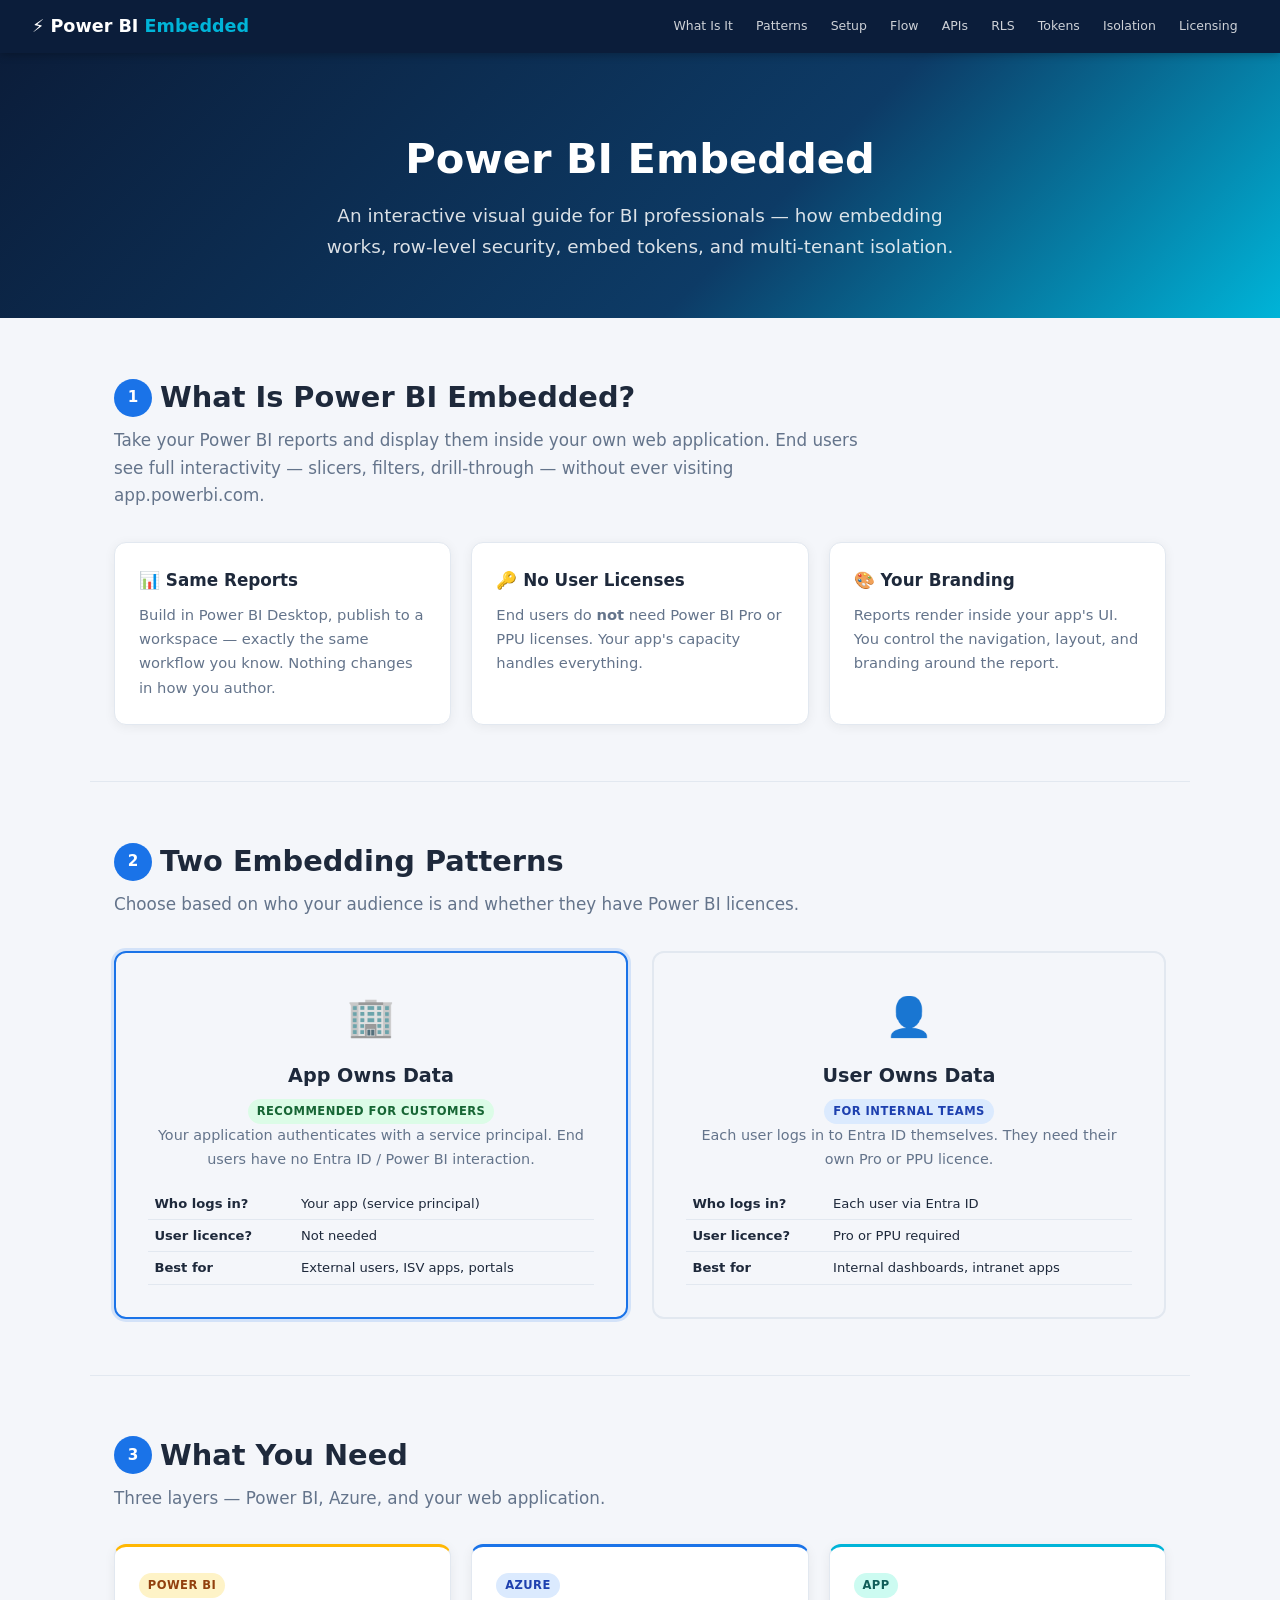
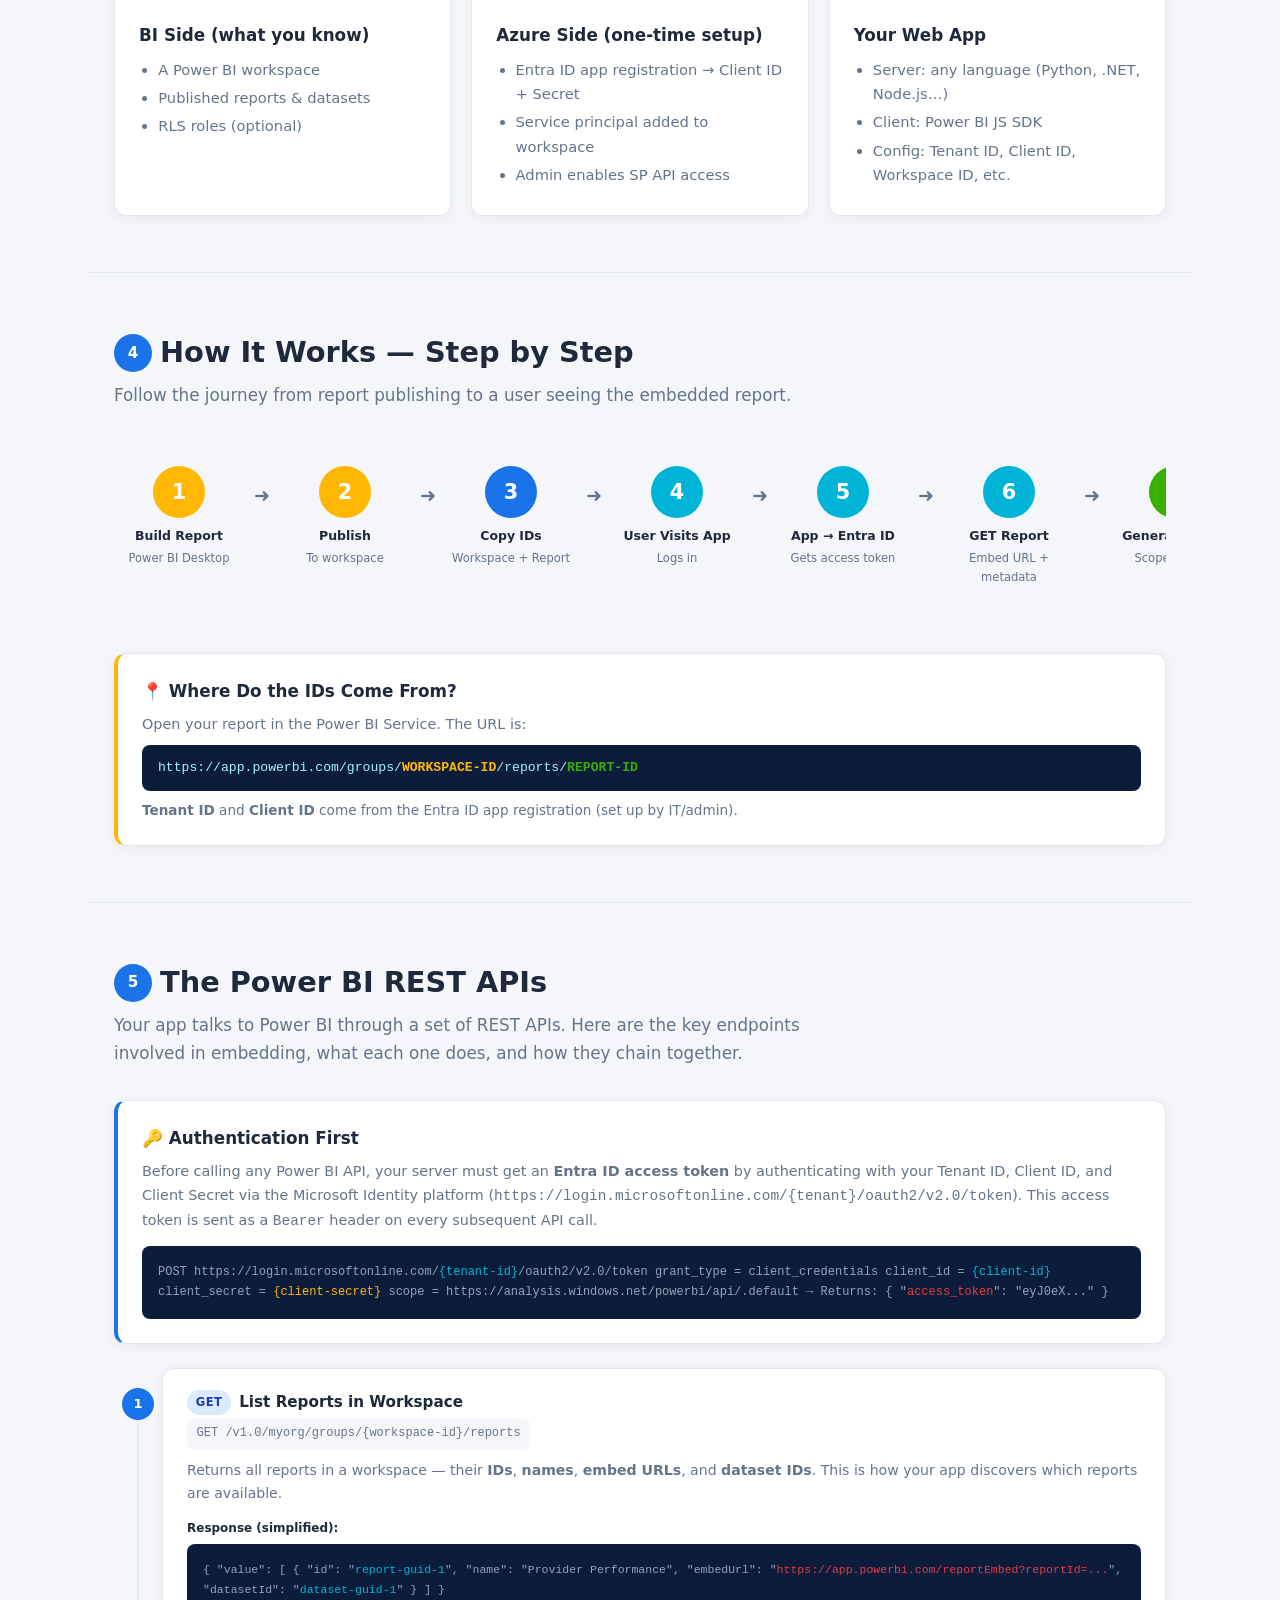
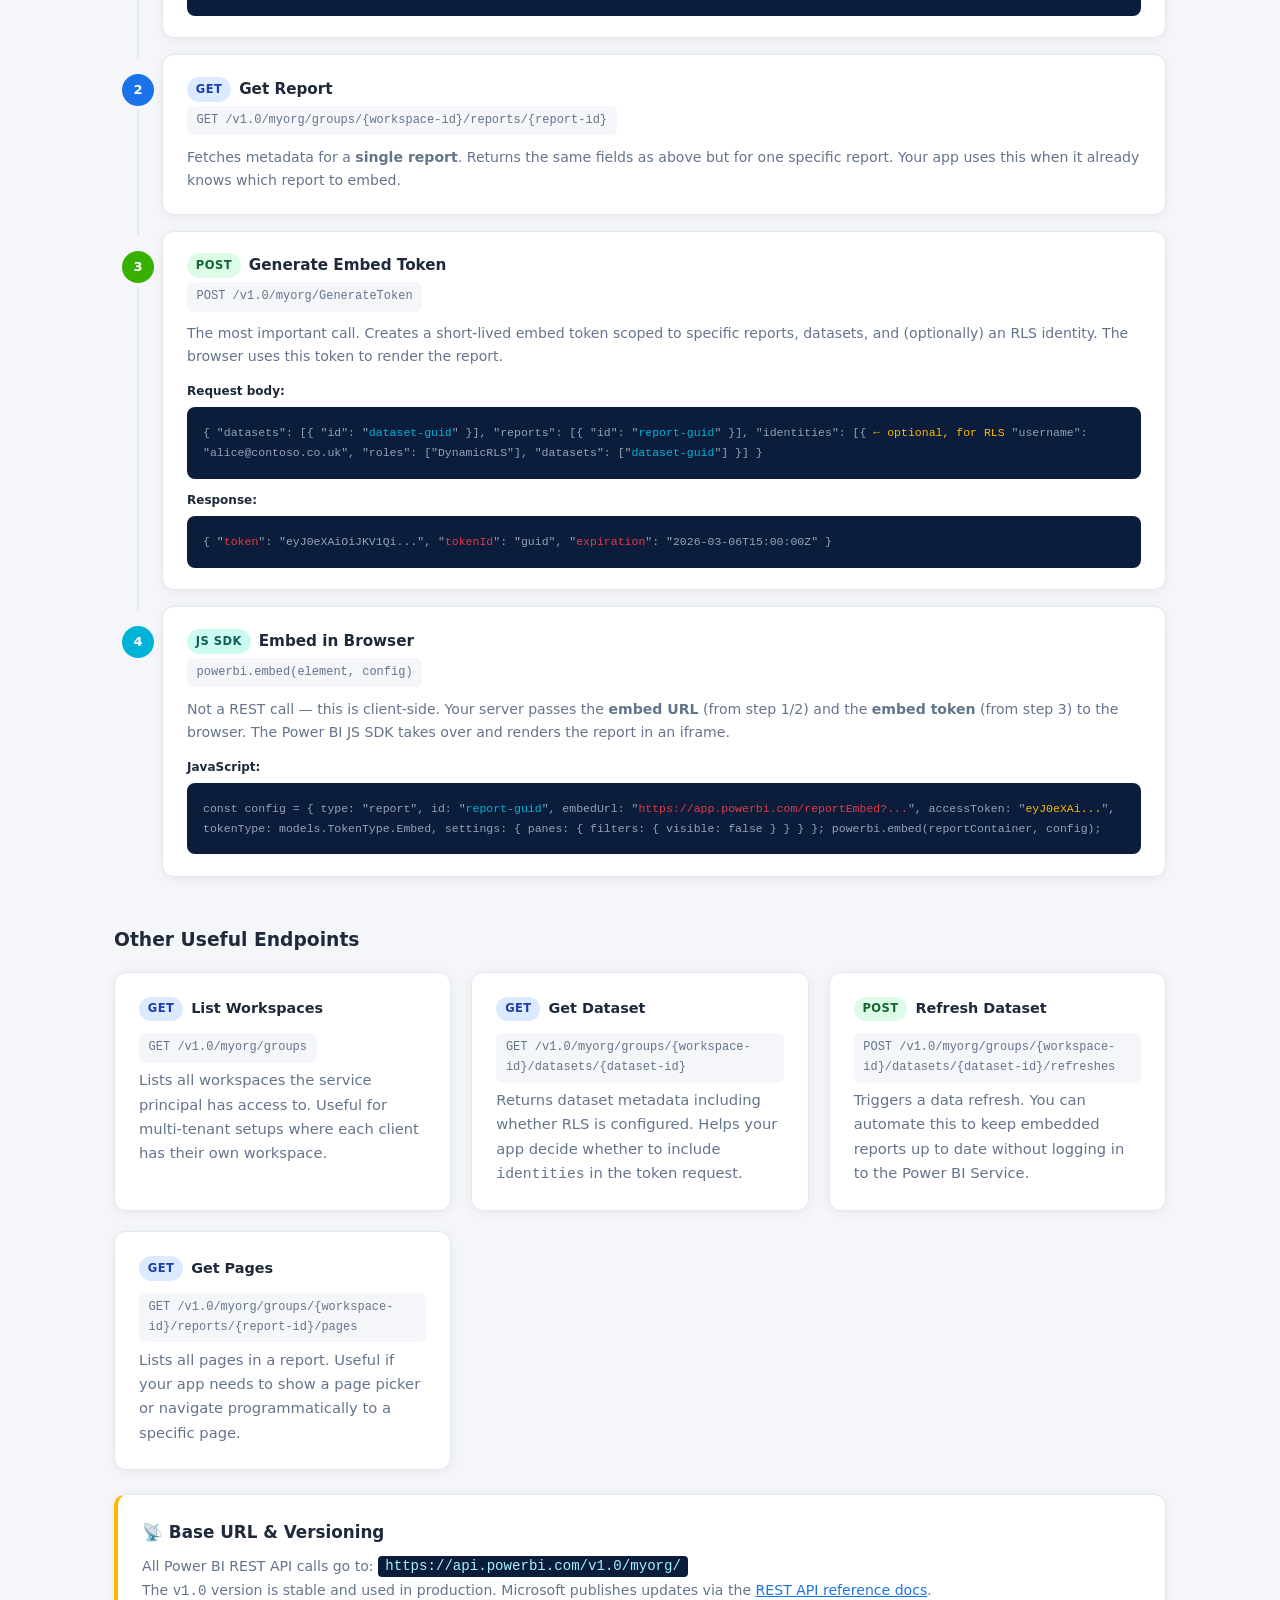
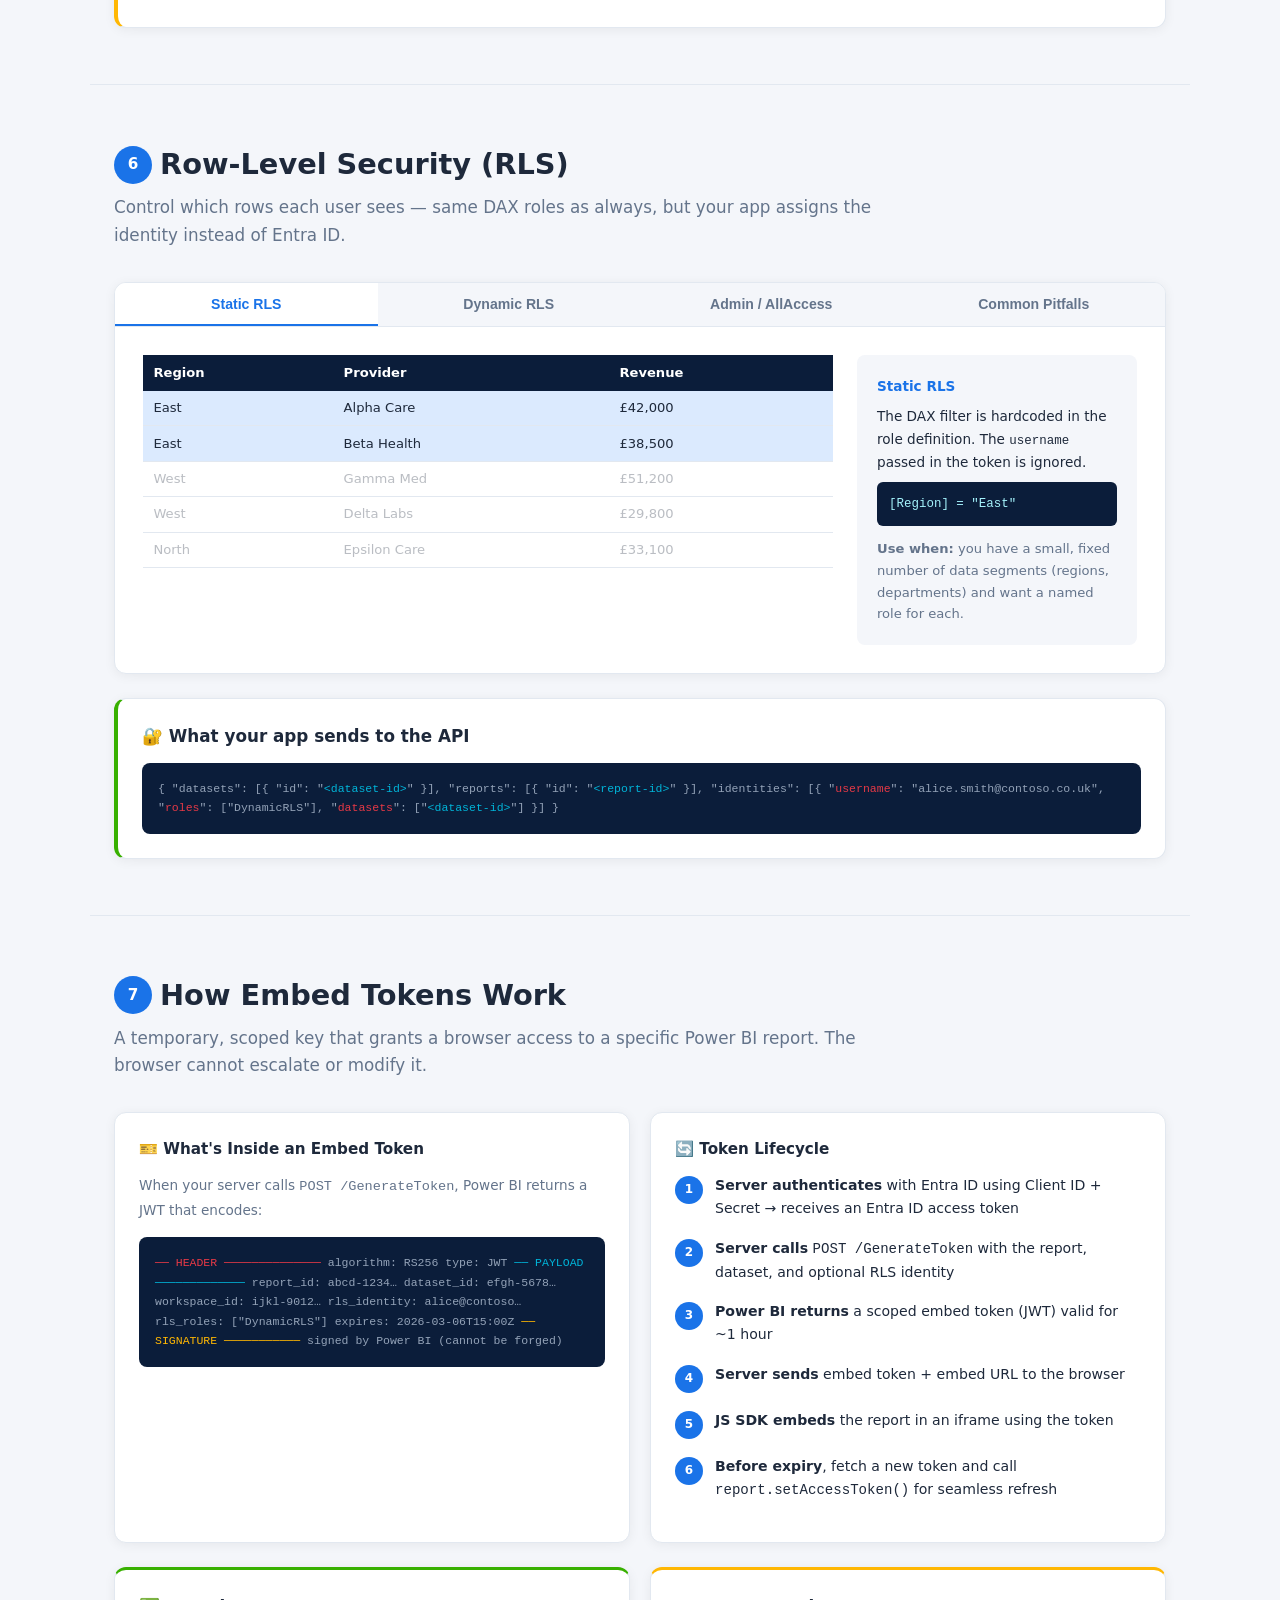
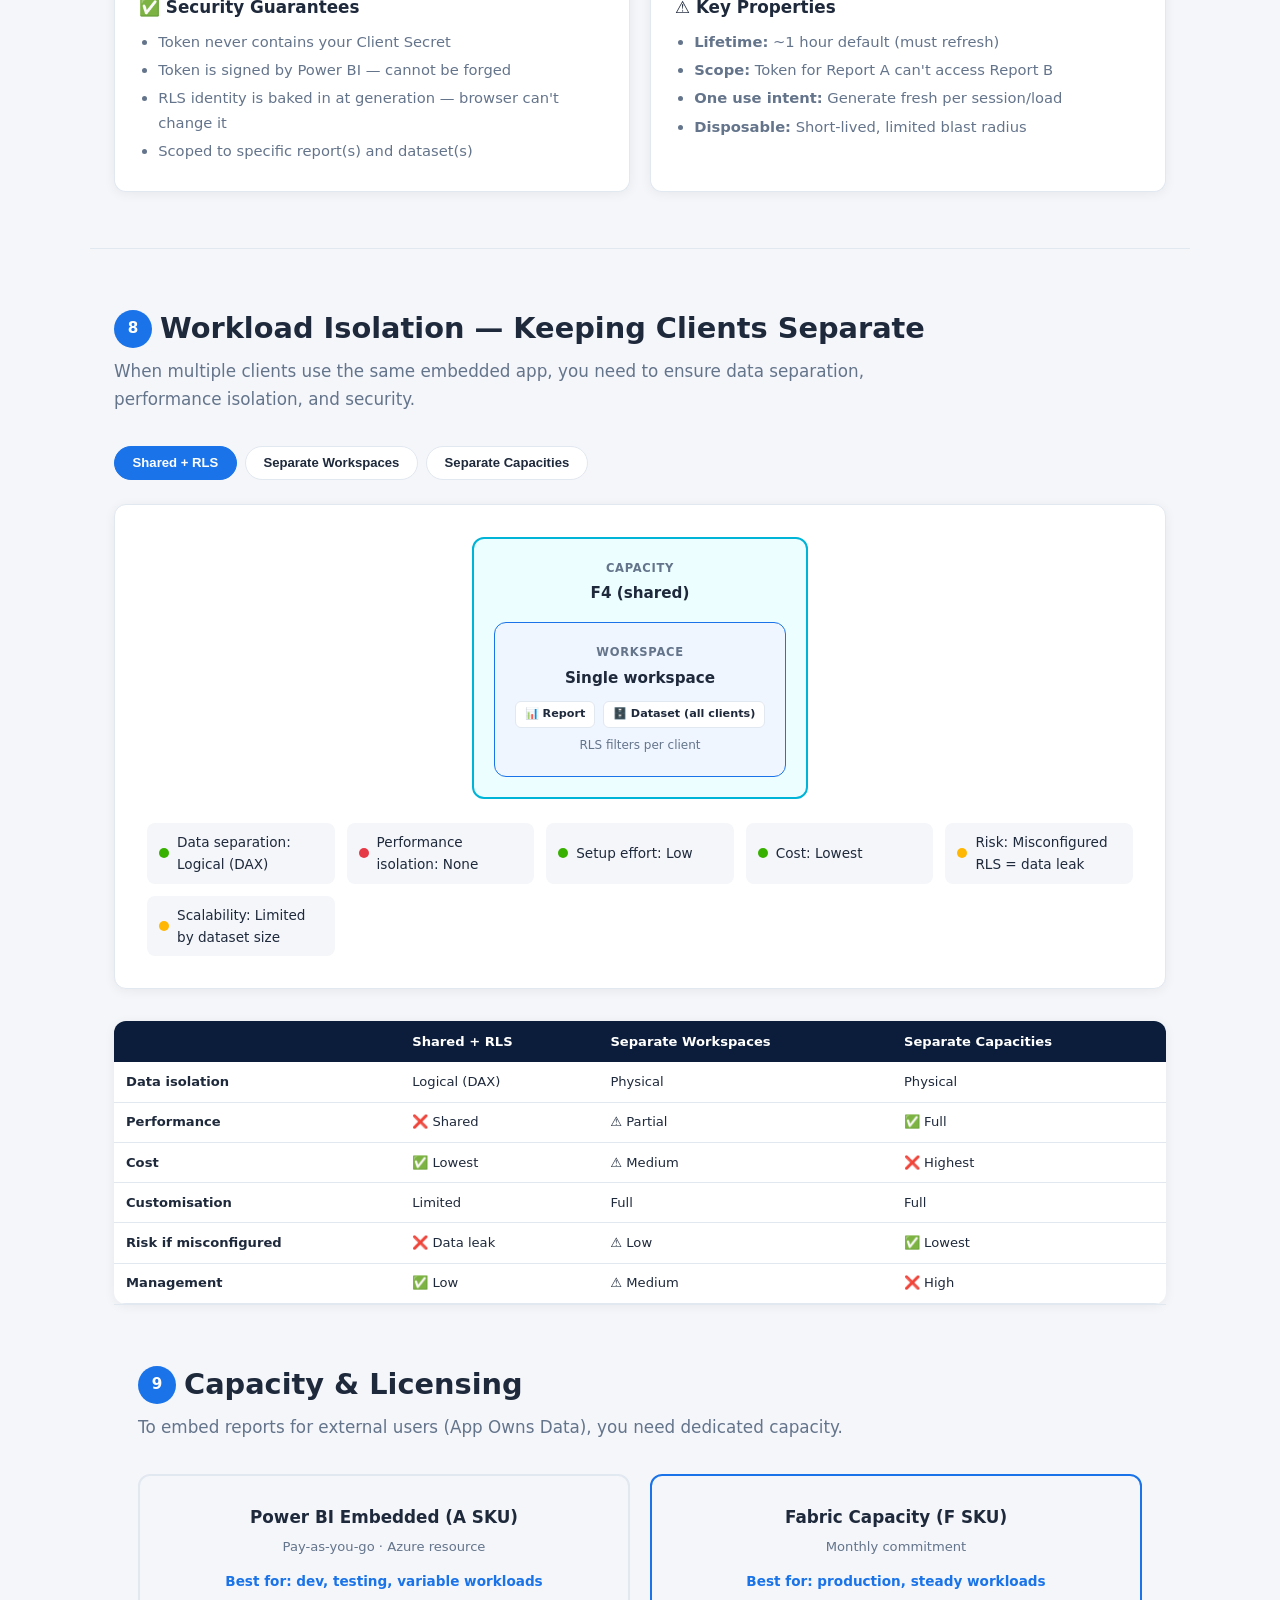
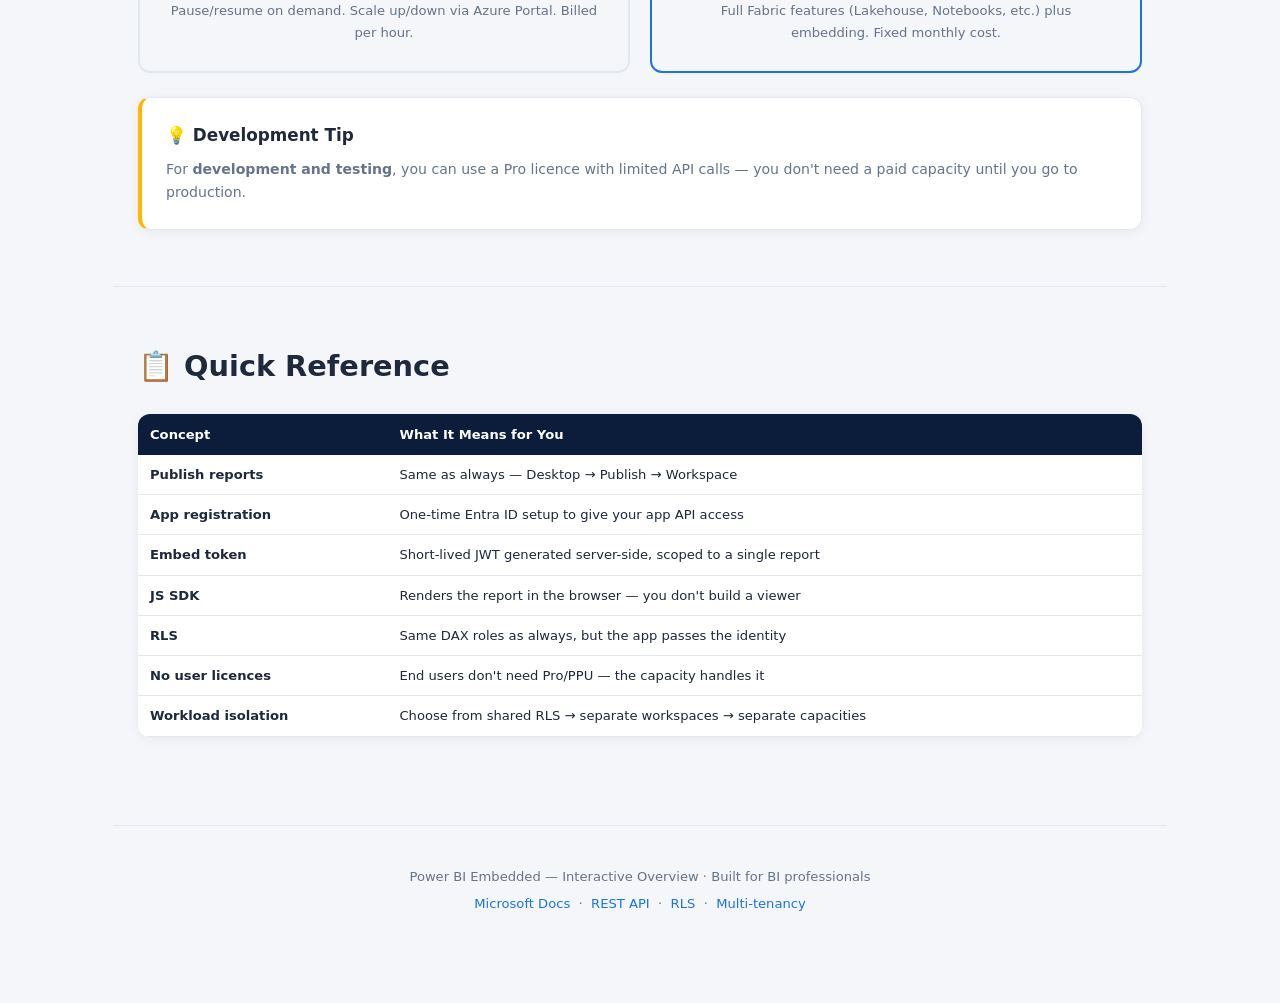
<file: webpage/pbi_embedded_overview.html>
<!DOCTYPE html>
<html lang="en">
<head>
    <meta charset="UTF-8">
    <meta name="viewport" content="width=device-width, initial-scale=1.0">
    <title>Power BI Embedded — Interactive Overview</title>
    <style>
        /* ── Reset & Base ─────────────────────────────────── */
        *, *::before, *::after { box-sizing: border-box; margin: 0; padding: 0; }
        :root {
            --navy:  #0b1d3a;
            --blue:  #1a73e8;
            --teal:  #00b4d8;
            --green: #38b000;
            --amber: #ffb703;
            --red:   #e63946;
            --bg:    #f4f6fa;
            --card:  #ffffff;
            --text:  #1e293b;
            --muted: #64748b;
            --border:#e2e8f0;
            --radius: 12px;
            --shadow: 0 2px 12px rgba(0,0,0,.06);
        }
        html { scroll-behavior: smooth; }
        body {
            font-family: 'Segoe UI', system-ui, -apple-system, sans-serif;
            background: var(--bg);
            color: var(--text);
            line-height: 1.65;
        }

        /* ── Sticky Nav ───────────────────────────────────── */
        .top-nav {
            position: sticky; top: 0; z-index: 100;
            background: var(--navy);
            color: #fff;
            display: flex; align-items: center; gap: 1rem;
            padding: .65rem 2rem;
            box-shadow: 0 2px 8px rgba(0,0,0,.25);
        }
        .top-nav .logo { font-weight: 700; font-size: 1.1rem; white-space: nowrap; }
        .top-nav .logo span { color: var(--teal); }
        .nav-links { display: flex; gap: .15rem; flex-wrap: wrap; margin-left: auto; }
        .nav-links a {
            color: rgba(255,255,255,.8); text-decoration: none;
            font-size: .78rem; padding: .35rem .65rem; border-radius: 6px;
            transition: background .2s, color .2s;
        }
        .nav-links a:hover { background: rgba(255,255,255,.12); color: #fff; }

        /* ── Hero ─────────────────────────────────────────── */
        .hero {
            background: linear-gradient(135deg, var(--navy) 0%, #0d3b66 60%, var(--teal) 100%);
            color: #fff;
            text-align: center;
            padding: 4.5rem 2rem 3.5rem;
        }
        .hero h1 { font-size: 2.6rem; font-weight: 800; margin-bottom: .5rem; }
        .hero p { font-size: 1.15rem; opacity: .85; max-width: 640px; margin: 0 auto; }

        /* ── Sections ─────────────────────────────────────── */
        .section {
            max-width: 1100px;
            margin: 0 auto;
            padding: 3.5rem 1.5rem;
        }
        .section h2 {
            font-size: 1.8rem; font-weight: 700;
            margin-bottom: .35rem;
            display: flex; align-items: center; gap: .5rem;
        }
        .section h2 .num {
            display: inline-flex; align-items: center; justify-content: center;
            width: 38px; height: 38px; border-radius: 50%;
            background: var(--blue); color: #fff;
            font-size: .95rem; font-weight: 700; flex-shrink: 0;
        }
        .section .subtitle {
            color: var(--muted); font-size: 1.05rem; margin-bottom: 2rem; max-width: 760px;
        }
        .divider {
            max-width: 1100px; margin: 0 auto;
            border: none; border-top: 1px solid var(--border);
        }

        /* ── Cards ────────────────────────────────────────── */
        .card-grid { display: grid; gap: 1.25rem; }
        .card-grid.cols-2 { grid-template-columns: repeat(auto-fit, minmax(320px, 1fr)); }
        .card-grid.cols-3 { grid-template-columns: repeat(auto-fit, minmax(260px, 1fr)); }
        .card {
            background: var(--card);
            border: 1px solid var(--border);
            border-radius: var(--radius);
            padding: 1.5rem;
            box-shadow: var(--shadow);
            transition: transform .2s, box-shadow .2s;
        }
        .card:hover { transform: translateY(-3px); box-shadow: 0 6px 20px rgba(0,0,0,.09); }
        .card h3 { font-size: 1.05rem; margin-bottom: .5rem; }
        .card p, .card li { font-size: .92rem; color: var(--muted); }
        .card ul { padding-left: 1.2rem; }
        .card ul li { margin-bottom: .25rem; }

        /* ── Badge ────────────────────────────────────────── */
        .badge {
            display: inline-block; font-size: .72rem; font-weight: 600;
            padding: .18rem .55rem; border-radius: 999px; text-transform: uppercase;
            letter-spacing: .04em;
        }
        .badge-blue { background: #dbeafe; color: #1e40af; }
        .badge-green { background: #dcfce7; color: #166534; }
        .badge-amber { background: #fef3c7; color: #92400e; }
        .badge-red   { background: #fee2e2; color: #991b1b; }
        .badge-teal  { background: #ccfbf1; color: #115e59; }

        /* ── Pattern comparison ────────────────────────────── */
        .pattern-columns { display: grid; grid-template-columns: 1fr 1fr; gap: 1.5rem; }
        .pattern-card {
            border-radius: var(--radius);
            padding: 2rem;
            text-align: center;
            border: 2px solid var(--border);
            transition: border-color .3s, box-shadow .3s;
            cursor: default;
        }
        .pattern-card.active { border-color: var(--blue); box-shadow: 0 0 0 3px rgba(26,115,232,.15); }
        .pattern-card h3 { font-size: 1.2rem; margin-bottom: .35rem; }
        .pattern-card .icon { font-size: 2.4rem; display: block; margin-bottom: .75rem; }
        .pattern-card .desc { font-size: .9rem; color: var(--muted); margin-bottom: 1rem; }
        .pattern-card table { width: 100%; font-size: .82rem; text-align: left; border-collapse: collapse; }
        .pattern-card table td { padding: .3rem .4rem; border-bottom: 1px solid var(--border); }
        .pattern-card table td:first-child { font-weight: 600; color: var(--text); white-space: nowrap; }

        /* ── Flow diagram ─────────────────────────────────── */
        .flow-container { position: relative; padding: 1.5rem 0; }
        .flow-track {
            display: flex; align-items: flex-start; gap: 0;
            overflow-x: auto; padding-bottom: 1rem;
        }
        .flow-step {
            display: flex; flex-direction: column; align-items: center;
            min-width: 130px; position: relative; text-align: center;
            opacity: 0; transform: translateY(18px);
            transition: opacity .45s ease, transform .45s ease;
        }
        .flow-step.visible { opacity: 1; transform: translateY(0); }
        .flow-step .circle {
            width: 52px; height: 52px; border-radius: 50%;
            display: flex; align-items: center; justify-content: center;
            font-size: 1.3rem; color: #fff; font-weight: 700;
            position: relative; z-index: 2;
        }
        .flow-step .label { font-size: .78rem; margin-top: .5rem; max-width: 120px; font-weight: 600; }
        .flow-step .detail { font-size: .72rem; color: var(--muted); max-width: 120px; margin-top: .15rem; }
        .flow-arrow {
            display: flex; align-items: center;
            font-size: 1.2rem; color: var(--muted);
            padding-top: 14px; min-width: 36px; justify-content: center;
            opacity: 0; transition: opacity .4s ease;
        }
        .flow-arrow.visible { opacity: 1; }

        /* ── RLS Interactive ──────────────────────────────── */
        .rls-demo {
            background: var(--card);
            border: 1px solid var(--border);
            border-radius: var(--radius);
            overflow: hidden;
            box-shadow: var(--shadow);
        }
        .rls-tabs { display: flex; border-bottom: 1px solid var(--border); }
        .rls-tab {
            flex: 1; padding: .85rem 1rem;
            text-align: center;
            font-size: .88rem; font-weight: 600;
            cursor: pointer;
            background: var(--bg);
            border: none; outline: none;
            color: var(--muted);
            transition: background .2s, color .2s;
        }
        .rls-tab.active { background: var(--card); color: var(--blue); box-shadow: inset 0 -2px 0 var(--blue); }
        .rls-panel { display: none; padding: 1.75rem; }
        .rls-panel.active { display: block; }

        .rls-visual {
            display: flex; gap: 1.5rem; align-items: flex-start; flex-wrap: wrap;
        }
        .rls-data-table {
            flex: 1; min-width: 280px;
            border-collapse: collapse; font-size: .82rem;
        }
        .rls-data-table th {
            background: var(--navy); color: #fff;
            padding: .45rem .65rem; text-align: left; font-weight: 600;
        }
        .rls-data-table td {
            padding: .4rem .65rem; border-bottom: 1px solid var(--border);
        }
        .rls-data-table tr.highlight td { background: #dbeafe; }
        .rls-data-table tr.dimmed td { opacity: .3; }

        .rls-info-box {
            flex: 0 0 280px;
            background: var(--bg); border-radius: 8px;
            padding: 1.25rem; font-size: .85rem;
        }
        .rls-info-box h4 { margin-bottom: .5rem; color: var(--blue); }
        .rls-info-box code {
            display: block; background: var(--navy); color: #a5f3fc;
            padding: .75rem; border-radius: 6px; font-size: .78rem;
            margin-top: .5rem; white-space: pre-wrap;
        }

        /* ── Token visual ─────────────────────────────────── */
        .token-visual {
            display: flex; gap: 1.25rem; flex-wrap: wrap;
            align-items: stretch;
        }
        .token-box {
            background: var(--card); border: 1px solid var(--border);
            border-radius: var(--radius); padding: 1.5rem;
            box-shadow: var(--shadow); flex: 1; min-width: 260px;
        }
        .token-box h4 { font-size: .95rem; margin-bottom: .75rem; display: flex; align-items: center; gap: .4rem; }
        .token-jwt {
            background: var(--navy); border-radius: 8px; padding: 1rem;
            font-family: 'Cascadia Code', 'Fira Code', monospace;
            font-size: .72rem; line-height: 1.7; color: #94a3b8;
            overflow-x: auto;
        }
        .token-jwt .t-header { color: var(--red); }
        .token-jwt .t-payload { color: var(--teal); }
        .token-jwt .t-sig { color: var(--amber); }

        .lifecycle-steps { counter-reset: step; }
        .lifecycle-step {
            display: flex; gap: .75rem; margin-bottom: 1rem; align-items: flex-start;
        }
        .lifecycle-step::before {
            counter-increment: step;
            content: counter(step);
            display: flex; align-items: center; justify-content: center;
            min-width: 28px; height: 28px; border-radius: 50%;
            background: var(--blue); color: #fff;
            font-size: .75rem; font-weight: 700; flex-shrink: 0; margin-top: 2px;
        }
        .lifecycle-step .step-text { font-size: .88rem; }
        .lifecycle-step .step-text strong { color: var(--text); }

        /* ── Isolation visual ─────────────────────────────── */
        .isolation-switcher { display: flex; gap: .5rem; margin-bottom: 1.5rem; flex-wrap: wrap; }
        .iso-btn {
            padding: .55rem 1.1rem; border-radius: 999px;
            border: 1px solid var(--border);
            background: var(--card); color: var(--text);
            font-size: .82rem; font-weight: 600; cursor: pointer;
            transition: all .25s;
        }
        .iso-btn.active { background: var(--blue); color: #fff; border-color: var(--blue); }
        .iso-scene {
            display: none;
            background: var(--card);
            border: 1px solid var(--border);
            border-radius: var(--radius);
            padding: 2rem;
            box-shadow: var(--shadow);
        }
        .iso-scene.active { display: block; }

        .iso-diagram {
            display: flex; gap: 1.25rem; justify-content: center;
            flex-wrap: wrap; margin-bottom: 1.5rem;
        }
        .iso-box {
            border: 2px solid var(--border); border-radius: var(--radius);
            padding: 1.25rem; min-width: 160px; text-align: center;
            transition: border-color .3s;
        }
        .iso-box.workspace { border-color: var(--blue); background: #eff6ff; }
        .iso-box.capacity  { border-color: var(--teal); background: #ecfeff; }
        .iso-box.dataset   { border-color: var(--green); background: #f0fdf4; }
        .iso-box .box-label { font-size: .72rem; font-weight: 700; text-transform: uppercase; letter-spacing: .06em; color: var(--muted); }
        .iso-box .box-title { font-size: .95rem; font-weight: 700; margin-top: .2rem; }
        .iso-inner { display: flex; gap: .5rem; margin-top: .65rem; justify-content: center; }
        .iso-chip {
            font-size: .7rem; padding: .2rem .55rem;
            border-radius: 6px; background: #fff; border: 1px solid var(--border);
            font-weight: 600;
        }

        .iso-traits { display: grid; grid-template-columns: repeat(auto-fit, minmax(180px, 1fr)); gap: .75rem; }
        .iso-trait {
            display: flex; align-items: center; gap: .5rem;
            font-size: .85rem; padding: .5rem .75rem;
            background: var(--bg); border-radius: 8px;
        }
        .iso-trait .dot {
            width: 10px; height: 10px; border-radius: 50%; flex-shrink: 0;
        }
        .dot-green { background: var(--green); }
        .dot-amber { background: var(--amber); }
        .dot-red   { background: var(--red); }

        /* ── Comparison table ─────────────────────────────── */
        .comp-table {
            width: 100%; border-collapse: collapse; font-size: .82rem;
            background: var(--card); border-radius: var(--radius);
            overflow: hidden; box-shadow: var(--shadow);
            margin-top: 1.5rem;
        }
        .comp-table th {
            background: var(--navy); color: #fff;
            padding: .6rem .75rem; text-align: left; font-weight: 600;
        }
        .comp-table td {
            padding: .55rem .75rem; border-bottom: 1px solid var(--border);
        }
        .comp-table tbody tr:hover td { background: #f1f5f9; }

        /* ── Licensing ────────────────────────────────────── */
        .lic-cards { display: grid; grid-template-columns: repeat(auto-fit, minmax(280px, 1fr)); gap: 1.25rem; }
        .lic-card {
            border-radius: var(--radius); padding: 1.75rem;
            border: 2px solid var(--border); text-align: center;
            transition: border-color .3s, box-shadow .3s;
        }
        .lic-card:hover { border-color: var(--blue); box-shadow: 0 4px 16px rgba(26,115,232,.12); }
        .lic-card h4 { font-size: 1.05rem; margin-bottom: .3rem; }
        .lic-card .lic-model { font-size: .82rem; color: var(--muted); margin-bottom: .75rem; }
        .lic-card .lic-best { font-size: .85rem; font-weight: 600; color: var(--blue); }

        /* ── Footer ───────────────────────────────────────── */
        .footer {
            text-align: center; padding: 2.5rem 1rem;
            color: var(--muted); font-size: .82rem;
            border-top: 1px solid var(--border);
            margin-top: 2rem;
        }
        .footer a { color: var(--blue); text-decoration: none; }

        /* ── Utilities ────────────────────────────────────── */
        .mt { margin-top: 1.5rem; }
        .fade-in { opacity: 0; transform: translateY(16px); transition: opacity .5s ease, transform .5s ease; }
        .fade-in.visible { opacity: 1; transform: translateY(0); }

        /* ── Token Anim ───────────────────────────────────── */
        .token-anim-track { position: relative; height: 120px; margin: 1.5rem 0; }
        .ta-lane {
            position: absolute; left: 0; right: 0;
            display: flex; align-items: center; height: 36px;
        }
        .ta-lane:nth-child(1) { top: 0; }
        .ta-lane:nth-child(2) { top: 42px; }
        .ta-lane:nth-child(3) { top: 84px; }
        .ta-actor {
            width: 90px; text-align: center; font-size: .72rem; font-weight: 700;
            background: var(--navy); color: #fff; padding: .3rem .4rem; border-radius: 6px;
            flex-shrink: 0;
        }
        .ta-line { flex: 1; height: 2px; background: var(--border); position: relative; margin: 0 8px; }
        .ta-packet {
            position: absolute; top: -8px;
            width: 18px; height: 18px; border-radius: 4px;
            display: flex; align-items: center; justify-content: center;
            font-size: .6rem; font-weight: 700; color: #fff;
        }
        .ta-packet.req  { background: var(--blue); }
        .ta-packet.tok  { background: var(--green); }
        .ta-packet.show { background: var(--teal); }

        /* ── API Chain ────────────────────────────────────── */
        .api-chain { display: flex; flex-direction: column; gap: 0; }
        .api-step-row { display: flex; gap: 0; }
        .api-num-col {
            display: flex; flex-direction: column; align-items: center;
            width: 48px; flex-shrink: 0; padding-top: 1.25rem;
        }
        .api-num {
            width: 32px; height: 32px; border-radius: 50%;
            display: flex; align-items: center; justify-content: center;
            color: #fff; font-size: .82rem; font-weight: 700;
            flex-shrink: 0; z-index: 2;
        }
        .api-connector {
            flex: 1; width: 2px; background: var(--border);
            margin-top: 4px; margin-bottom: -4px;
        }
        .api-card {
            flex: 1;
            background: var(--card);
            border: 1px solid var(--border);
            border-radius: var(--radius);
            padding: 1.35rem 1.5rem;
            margin-bottom: 1rem;
            box-shadow: var(--shadow);
            transition: transform .2s, box-shadow .2s;
        }
        .api-card:hover { transform: translateY(-2px); box-shadow: 0 6px 20px rgba(0,0,0,.09); }
        .api-card-header {
            display: flex; align-items: center; gap: .5rem;
        }
        .api-endpoint { font-weight: 700; font-size: .95rem; }
        .api-url {
            font-family: 'Cascadia Code', 'Fira Code', monospace;
            font-size: .75rem; color: var(--muted); margin-top: .25rem;
            background: var(--bg); padding: .3rem .6rem; border-radius: 6px;
            display: inline-block;
        }
        .api-desc { font-size: .88rem; color: var(--muted); margin-top: .65rem; }
        .api-response { margin-top: .85rem; }
        .api-response-label { font-size: .75rem; font-weight: 600; color: var(--text); margin-bottom: .35rem; }

        /* ── Responsive ───────────────────────────────────── */
        @media (max-width: 720px) {
            .hero h1 { font-size: 1.8rem; }
            .pattern-columns { grid-template-columns: 1fr; }
            .rls-visual { flex-direction: column; }
            .rls-info-box { flex: 1 1 auto; }
            .token-visual { flex-direction: column; }
            .nav-links a { font-size: .7rem; padding: .25rem .45rem; }
        }
    </style>
</head>
<body>

<!-- ───────── Navigation ───────── -->
<nav class="top-nav">
    <div class="logo">⚡ Power BI <span>Embedded</span></div>
    <div class="nav-links">
        <a href="#what">What Is It</a>
        <a href="#patterns">Patterns</a>
        <a href="#setup">Setup</a>
        <a href="#flow">Flow</a>
        <a href="#apis">APIs</a>
        <a href="#rls">RLS</a>
        <a href="#tokens">Tokens</a>
        <a href="#isolation">Isolation</a>
        <a href="#licensing">Licensing</a>
    </div>
</nav>

<!-- ───────── Hero ───────── -->
<header class="hero">
    <h1>Power BI Embedded</h1>
    <p>An interactive visual guide for BI professionals — how embedding works, row-level security, embed tokens, and multi-tenant isolation.</p>
</header>

<!-- ═══════════════════════════════════════════════════════ -->
<!-- 1. WHAT IS IT                                          -->
<!-- ═══════════════════════════════════════════════════════ -->
<section class="section fade-in" id="what">
    <h2><span class="num">1</span> What Is Power BI Embedded?</h2>
    <p class="subtitle">Take your Power BI reports and display them inside your own web application. End users see full interactivity — slicers, filters, drill-through — without ever visiting app.powerbi.com.</p>

    <div class="card-grid cols-3">
        <div class="card">
            <h3>📊 Same Reports</h3>
            <p>Build in Power BI Desktop, publish to a workspace — exactly the same workflow you know. Nothing changes in how you author.</p>
        </div>
        <div class="card">
            <h3>🔑 No User Licenses</h3>
            <p>End users do <strong>not</strong> need Power BI Pro or PPU licenses. Your app's capacity handles everything.</p>
        </div>
        <div class="card">
            <h3>🎨 Your Branding</h3>
            <p>Reports render inside your app's UI. You control the navigation, layout, and branding around the report.</p>
        </div>
    </div>
</section>

<hr class="divider">

<!-- ═══════════════════════════════════════════════════════ -->
<!-- 2. TWO PATTERNS                                        -->
<!-- ═══════════════════════════════════════════════════════ -->
<section class="section fade-in" id="patterns">
    <h2><span class="num">2</span> Two Embedding Patterns</h2>
    <p class="subtitle">Choose based on who your audience is and whether they have Power BI licences.</p>

    <div class="pattern-columns">
        <div class="pattern-card active" id="pc-app">
            <span class="icon">🏢</span>
            <h3>App Owns Data</h3>
            <span class="badge badge-green">Recommended for customers</span>
            <p class="desc">Your application authenticates with a service principal. End users have no Entra ID / Power BI interaction.</p>
            <table>
                <tr><td>Who logs in?</td><td>Your app (service principal)</td></tr>
                <tr><td>User licence?</td><td>Not needed</td></tr>
                <tr><td>Best for</td><td>External users, ISV apps, portals</td></tr>
            </table>
        </div>
        <div class="pattern-card" id="pc-user">
            <span class="icon">👤</span>
            <h3>User Owns Data</h3>
            <span class="badge badge-blue">For internal teams</span>
            <p class="desc">Each user logs in to Entra ID themselves. They need their own Pro or PPU licence.</p>
            <table>
                <tr><td>Who logs in?</td><td>Each user via Entra ID</td></tr>
                <tr><td>User licence?</td><td>Pro or PPU required</td></tr>
                <tr><td>Best for</td><td>Internal dashboards, intranet apps</td></tr>
            </table>
        </div>
    </div>
</section>

<hr class="divider">

<!-- ═══════════════════════════════════════════════════════ -->
<!-- 3. WHAT YOU NEED                                       -->
<!-- ═══════════════════════════════════════════════════════ -->
<section class="section fade-in" id="setup">
    <h2><span class="num">3</span> What You Need</h2>
    <p class="subtitle">Three layers — Power BI, Azure, and your web application.</p>

    <div class="card-grid cols-3">
        <div class="card" style="border-top: 3px solid var(--amber);">
            <span class="badge badge-amber">Power BI</span>
            <h3 class="mt">BI Side (what you know)</h3>
            <ul>
                <li>A Power BI workspace</li>
                <li>Published reports &amp; datasets</li>
                <li>RLS roles (optional)</li>
            </ul>
        </div>
        <div class="card" style="border-top: 3px solid var(--blue);">
            <span class="badge badge-blue">Azure</span>
            <h3 class="mt">Azure Side (one-time setup)</h3>
            <ul>
                <li>Entra ID app registration → Client ID + Secret</li>
                <li>Service principal added to workspace</li>
                <li>Admin enables SP API access</li>
            </ul>
        </div>
        <div class="card" style="border-top: 3px solid var(--teal);">
            <span class="badge badge-teal">App</span>
            <h3 class="mt">Your Web App</h3>
            <ul>
                <li>Server: any language (Python, .NET, Node.js…)</li>
                <li>Client: Power BI JS SDK</li>
                <li>Config: Tenant ID, Client ID, Workspace ID, etc.</li>
            </ul>
        </div>
    </div>
</section>

<hr class="divider">

<!-- ═══════════════════════════════════════════════════════ -->
<!-- 4. STEP-BY-STEP FLOW                                   -->
<!-- ═══════════════════════════════════════════════════════ -->
<section class="section fade-in" id="flow">
    <h2><span class="num">4</span> How It Works — Step by Step</h2>
    <p class="subtitle">Follow the journey from report publishing to a user seeing the embedded report.</p>

    <div class="flow-container">
        <div class="flow-track" id="flow-track">
            <div class="flow-step" data-delay="0">
                <div class="circle" style="background: var(--amber);">1</div>
                <div class="label">Build Report</div>
                <div class="detail">Power BI Desktop</div>
            </div>
            <div class="flow-arrow" data-delay="100">➜</div>

            <div class="flow-step" data-delay="200">
                <div class="circle" style="background: var(--amber);">2</div>
                <div class="label">Publish</div>
                <div class="detail">To workspace</div>
            </div>
            <div class="flow-arrow" data-delay="300">➜</div>

            <div class="flow-step" data-delay="400">
                <div class="circle" style="background: var(--blue);">3</div>
                <div class="label">Copy IDs</div>
                <div class="detail">Workspace + Report</div>
            </div>
            <div class="flow-arrow" data-delay="500">➜</div>

            <div class="flow-step" data-delay="600">
                <div class="circle" style="background: var(--teal);">4</div>
                <div class="label">User Visits App</div>
                <div class="detail">Logs in</div>
            </div>
            <div class="flow-arrow" data-delay="700">➜</div>

            <div class="flow-step" data-delay="800">
                <div class="circle" style="background: var(--teal);">5</div>
                <div class="label">App → Entra ID</div>
                <div class="detail">Gets access token</div>
            </div>
            <div class="flow-arrow" data-delay="900">➜</div>

            <div class="flow-step" data-delay="1000">
                <div class="circle" style="background: var(--teal);">6</div>
                <div class="label">GET Report</div>
                <div class="detail">Embed URL + metadata</div>
            </div>
            <div class="flow-arrow" data-delay="1100">➜</div>

            <div class="flow-step" data-delay="1200">
                <div class="circle" style="background: var(--green);">7</div>
                <div class="label">GenerateToken</div>
                <div class="detail">Scoped + RLS</div>
            </div>
            <div class="flow-arrow" data-delay="1300">➜</div>

            <div class="flow-step" data-delay="1400">
                <div class="circle" style="background: var(--green);">8</div>
                <div class="label">Embed in Browser</div>
                <div class="detail">JS SDK renders</div>
            </div>
            <div class="flow-arrow" data-delay="1500">➜</div>

            <div class="flow-step" data-delay="1600">
                <div class="circle" style="background: var(--green);">9</div>
                <div class="label">User Interacts</div>
                <div class="detail">Slicers, filters, drill</div>
            </div>
        </div>
    </div>

    <!-- ID source callout -->
    <div class="card mt" style="border-left: 4px solid var(--amber);">
        <h3>📍 Where Do the IDs Come From?</h3>
        <p style="font-size:.9rem; color:var(--muted); margin-top:.3rem;">
            Open your report in the Power BI Service. The URL is:
        </p>
        <code style="display:block; background:var(--navy); color:#a5f3fc; padding:.75rem 1rem; border-radius:8px; margin-top:.5rem; font-size:.82rem; overflow-x:auto;">
https://app.powerbi.com/groups/<strong style="color:var(--amber);">WORKSPACE-ID</strong>/reports/<strong style="color:var(--green);">REPORT-ID</strong>
        </code>
        <p style="font-size:.85rem; color:var(--muted); margin-top:.5rem;">
            <strong>Tenant ID</strong> and <strong>Client ID</strong> come from the Entra ID app registration (set up by IT/admin).
        </p>
    </div>
</section>

<hr class="divider">

<!-- ═══════════════════════════════════════════════════════ -->
<!-- 5. THE APIs                                            -->
<!-- ═══════════════════════════════════════════════════════ -->
<section class="section fade-in" id="apis">
    <h2><span class="num">5</span> The Power BI REST APIs</h2>
    <p class="subtitle">Your app talks to Power BI through a set of REST APIs. Here are the key endpoints involved in embedding, what each one does, and how they chain together.</p>

    <!-- Auth flow callout -->
    <div class="card" style="border-left: 4px solid var(--blue); margin-bottom: 1.5rem;">
        <h3>🔑 Authentication First</h3>
        <p style="font-size:.9rem; color:var(--muted); margin-top:.3rem;">
            Before calling any Power BI API, your server must get an <strong>Entra ID access token</strong> by authenticating with your Tenant ID, Client ID, and Client Secret via the Microsoft Identity platform (<code>https://login.microsoftonline.com/{tenant}/oauth2/v2.0/token</code>). This access token is sent as a <code>Bearer</code> header on every subsequent API call.
        </p>
        <div class="token-jwt" style="margin-top:.75rem; font-size:.75rem;">
POST https://login.microsoftonline.com/<span class="t-payload">{tenant-id}</span>/oauth2/v2.0/token

grant_type    = client_credentials
client_id     = <span class="t-payload">{client-id}</span>
client_secret = <span class="t-sig">{client-secret}</span>
scope         = https://analysis.windows.net/powerbi/api/.default

→ Returns: { "<span class="t-header">access_token</span>": "eyJ0eX..." }
        </div>
    </div>

    <!-- API endpoint cards -->
    <div class="api-chain">
        <div class="api-step-row">
            <div class="api-num-col"><div class="api-num" style="background:var(--blue);">1</div><div class="api-connector"></div></div>
            <div class="api-card">
                <div class="api-card-header">
                    <span class="badge badge-blue">GET</span>
                    <span class="api-endpoint">List Reports in Workspace</span>
                </div>
                <div class="api-url">GET /v1.0/myorg/groups/{workspace-id}/reports</div>
                <div class="api-desc">
                    Returns all reports in a workspace — their <strong>IDs</strong>, <strong>names</strong>, <strong>embed URLs</strong>, and <strong>dataset IDs</strong>. This is how your app discovers which reports are available.
                </div>
                <div class="api-response">
                    <div class="api-response-label">Response (simplified):</div>
                    <div class="token-jwt" style="font-size:.72rem;">
{
  "value": [
    {
      "id": "<span class="t-payload">report-guid-1</span>",
      "name": "Provider Performance",
      "embedUrl": "<span class="t-header">https://app.powerbi.com/reportEmbed?reportId=...</span>",
      "datasetId": "<span class="t-payload">dataset-guid-1</span>"
    }
  ]
}
                    </div>
                </div>
            </div>
        </div>

        <div class="api-step-row">
            <div class="api-num-col"><div class="api-num" style="background:var(--blue);">2</div><div class="api-connector"></div></div>
            <div class="api-card">
                <div class="api-card-header">
                    <span class="badge badge-blue">GET</span>
                    <span class="api-endpoint">Get Report</span>
                </div>
                <div class="api-url">GET /v1.0/myorg/groups/{workspace-id}/reports/{report-id}</div>
                <div class="api-desc">
                    Fetches metadata for a <strong>single report</strong>. Returns the same fields as above but for one specific report. Your app uses this when it already knows which report to embed.
                </div>
            </div>
        </div>

        <div class="api-step-row">
            <div class="api-num-col"><div class="api-num" style="background:var(--green);">3</div><div class="api-connector"></div></div>
            <div class="api-card">
                <div class="api-card-header">
                    <span class="badge badge-green">POST</span>
                    <span class="api-endpoint">Generate Embed Token</span>
                </div>
                <div class="api-url">POST /v1.0/myorg/GenerateToken</div>
                <div class="api-desc">
                    The most important call. Creates a short-lived embed token scoped to specific reports, datasets, and (optionally) an RLS identity. The browser uses this token to render the report.
                </div>
                <div class="api-response">
                    <div class="api-response-label">Request body:</div>
                    <div class="token-jwt" style="font-size:.72rem;">
{
  "datasets": [{ "id": "<span class="t-payload">dataset-guid</span>" }],
  "reports":  [{ "id": "<span class="t-payload">report-guid</span>" }],
  "identities": [{                          <span class="t-sig">← optional, for RLS</span>
    "username": "alice@contoso.co.uk",
    "roles": ["DynamicRLS"],
    "datasets": ["<span class="t-payload">dataset-guid</span>"]
  }]
}
                    </div>
                    <div class="api-response-label" style="margin-top:.75rem;">Response:</div>
                    <div class="token-jwt" style="font-size:.72rem;">
{
  "<span class="t-header">token</span>": "eyJ0eXAiOiJKV1Qi...",
  "<span class="t-header">tokenId</span>": "guid",
  "<span class="t-header">expiration</span>": "2026-03-06T15:00:00Z"
}
                    </div>
                </div>
            </div>
        </div>

        <div class="api-step-row">
            <div class="api-num-col"><div class="api-num" style="background:var(--teal);">4</div></div>
            <div class="api-card">
                <div class="api-card-header">
                    <span class="badge badge-teal">JS SDK</span>
                    <span class="api-endpoint">Embed in Browser</span>
                </div>
                <div class="api-url">powerbi.embed(element, config)</div>
                <div class="api-desc">
                    Not a REST call — this is client-side. Your server passes the <strong>embed URL</strong> (from step 1/2) and the <strong>embed token</strong> (from step 3) to the browser. The Power BI JS SDK takes over and renders the report in an iframe.
                </div>
                <div class="api-response">
                    <div class="api-response-label">JavaScript:</div>
                    <div class="token-jwt" style="font-size:.72rem;">
const config = {
  type: "report",
  id: "<span class="t-payload">report-guid</span>",
  embedUrl: "<span class="t-header">https://app.powerbi.com/reportEmbed?...</span>",
  accessToken: "<span class="t-sig">eyJ0eXAi...</span>",
  tokenType: models.TokenType.Embed,
  settings: { panes: { filters: { visible: false } } }
};

powerbi.embed(reportContainer, config);
                    </div>
                </div>
            </div>
        </div>
    </div>

    <!-- Other useful endpoints -->
    <h3 style="margin-top:2rem; margin-bottom:1rem;">Other Useful Endpoints</h3>
    <div class="card-grid cols-2">
        <div class="card">
            <div class="api-card-header" style="margin-bottom:.5rem;">
                <span class="badge badge-blue">GET</span>
                <span style="font-weight:600; font-size:.9rem;">List Workspaces</span>
            </div>
            <div class="api-url" style="margin-bottom:.35rem;">GET /v1.0/myorg/groups</div>
            <p>Lists all workspaces the service principal has access to. Useful for multi-tenant setups where each client has their own workspace.</p>
        </div>
        <div class="card">
            <div class="api-card-header" style="margin-bottom:.5rem;">
                <span class="badge badge-blue">GET</span>
                <span style="font-weight:600; font-size:.9rem;">Get Dataset</span>
            </div>
            <div class="api-url" style="margin-bottom:.35rem;">GET /v1.0/myorg/groups/{workspace-id}/datasets/{dataset-id}</div>
            <p>Returns dataset metadata including whether RLS is configured. Helps your app decide whether to include <code>identities</code> in the token request.</p>
        </div>
        <div class="card">
            <div class="api-card-header" style="margin-bottom:.5rem;">
                <span class="badge badge-green">POST</span>
                <span style="font-weight:600; font-size:.9rem;">Refresh Dataset</span>
            </div>
            <div class="api-url" style="margin-bottom:.35rem;">POST /v1.0/myorg/groups/{workspace-id}/datasets/{dataset-id}/refreshes</div>
            <p>Triggers a data refresh. You can automate this to keep embedded reports up to date without logging in to the Power BI Service.</p>
        </div>
        <div class="card">
            <div class="api-card-header" style="margin-bottom:.5rem;">
                <span class="badge badge-blue">GET</span>
                <span style="font-weight:600; font-size:.9rem;">Get Pages</span>
            </div>
            <div class="api-url" style="margin-bottom:.35rem;">GET /v1.0/myorg/groups/{workspace-id}/reports/{report-id}/pages</div>
            <p>Lists all pages in a report. Useful if your app needs to show a page picker or navigate programmatically to a specific page.</p>
        </div>
    </div>

    <!-- Base URL callout -->
    <div class="card mt" style="border-left: 4px solid var(--amber);">
        <h3>📡 Base URL &amp; Versioning</h3>
        <p style="font-size:.88rem; color:var(--muted); margin-top:.3rem;">
            All Power BI REST API calls go to: <code style="background:var(--navy); color:#a5f3fc; padding:.15rem .45rem; border-radius:4px;">https://api.powerbi.com/v1.0/myorg/</code><br>
            The <code>v1.0</code> version is stable and used in production. Microsoft publishes updates via the <a href="https://learn.microsoft.com/en-us/rest/api/power-bi/" style="color:var(--blue);">REST API reference docs</a>.
        </p>
    </div>
</section>

<hr class="divider">

<!-- ═══════════════════════════════════════════════════════ -->
<!-- 6. RLS                                                 -->
<!-- ═══════════════════════════════════════════════════════ -->
<section class="section fade-in" id="rls">
    <h2><span class="num">6</span> Row-Level Security (RLS)</h2>
    <p class="subtitle">Control which rows each user sees — same DAX roles as always, but your app assigns the identity instead of Entra ID.</p>

    <div class="rls-demo">
        <div class="rls-tabs">
            <button class="rls-tab active" data-tab="static">Static RLS</button>
            <button class="rls-tab" data-tab="dynamic">Dynamic RLS</button>
            <button class="rls-tab" data-tab="admin">Admin / AllAccess</button>
            <button class="rls-tab" data-tab="pitfalls">Common Pitfalls</button>
        </div>

        <!-- Static -->
        <div class="rls-panel active" data-tab="static">
            <div class="rls-visual">
                <table class="rls-data-table">
                    <thead><tr><th>Region</th><th>Provider</th><th>Revenue</th></tr></thead>
                    <tbody>
                        <tr class="highlight"><td>East</td><td>Alpha Care</td><td>£42,000</td></tr>
                        <tr class="highlight"><td>East</td><td>Beta Health</td><td>£38,500</td></tr>
                        <tr class="dimmed"><td>West</td><td>Gamma Med</td><td>£51,200</td></tr>
                        <tr class="dimmed"><td>West</td><td>Delta Labs</td><td>£29,800</td></tr>
                        <tr class="dimmed"><td>North</td><td>Epsilon Care</td><td>£33,100</td></tr>
                    </tbody>
                </table>
                <div class="rls-info-box">
                    <h4>Static RLS</h4>
                    <p>The DAX filter is hardcoded in the role definition. The <code style="display:inline; background:transparent; color:inherit; padding:0;">username</code> passed in the token is ignored.</p>
                    <code>[Region] = "East"</code>
                    <p style="margin-top:.75rem; font-size:.82rem; color: var(--muted);">
                        <strong>Use when:</strong> you have a small, fixed number of data segments (regions, departments) and want a named role for each.
                    </p>
                </div>
            </div>
        </div>

        <!-- Dynamic -->
        <div class="rls-panel" data-tab="dynamic">
            <div class="rls-visual">
                <table class="rls-data-table">
                    <thead><tr><th>UserUPN</th><th>ProviderID</th><th>Provider</th><th>Revenue</th></tr></thead>
                    <tbody>
                        <tr class="highlight"><td>alice@contoso.co.uk</td><td>P001</td><td>Alpha Care</td><td>£42,000</td></tr>
                        <tr class="dimmed"><td>bob@contoso.co.uk</td><td>P002</td><td>Beta Health</td><td>£38,500</td></tr>
                        <tr class="dimmed"><td>carol@contoso.co.uk</td><td>P003</td><td>Gamma Med</td><td>£51,200</td></tr>
                    </tbody>
                </table>
                <div class="rls-info-box">
                    <h4>Dynamic RLS</h4>
                    <p>One role, many users. The <code style="display:inline; background:transparent; color:inherit; padding:0;">username</code> in the token replaces <code style="display:inline; background:transparent; color:inherit; padding:0;">USERPRINCIPALNAME()</code> at query time.</p>
                    <code>[UserUPN] = USERPRINCIPALNAME()</code>
                    <p style="margin-top:.75rem; font-size:.82rem; color: var(--muted);">
                        <strong>Recommended.</strong> Define once — the identity value does the filtering. No new roles needed when you add users.
                    </p>
                </div>
            </div>
        </div>

        <!-- Admin -->
        <div class="rls-panel" data-tab="admin">
            <div class="rls-visual">
                <table class="rls-data-table">
                    <thead><tr><th>UserUPN</th><th>ProviderID</th><th>Provider</th><th>Revenue</th></tr></thead>
                    <tbody>
                        <tr class="highlight"><td>alice@contoso.co.uk</td><td>P001</td><td>Alpha Care</td><td>£42,000</td></tr>
                        <tr class="highlight"><td>bob@contoso.co.uk</td><td>P002</td><td>Beta Health</td><td>£38,500</td></tr>
                        <tr class="highlight"><td>carol@contoso.co.uk</td><td>P003</td><td>Gamma Med</td><td>£51,200</td></tr>
                        <tr class="highlight"><td>dan@contoso.co.uk</td><td>P004</td><td>Delta Labs</td><td>£29,800</td></tr>
                    </tbody>
                </table>
                <div class="rls-info-box">
                    <h4>The Admin Problem</h4>
                    <p>Once <em>any</em> RLS role exists on a dataset, <strong>every</strong> token request must include an EffectiveIdentity. There's no "skip RLS" option.</p>
                    <p style="margin-top:.5rem; font-size:.82rem;"><strong>Solution:</strong> Create an <code style="display:inline; background:transparent; color:inherit; padding:0;">AllAccess</code> role with an empty DAX filter (no restriction). Pass it for admin users.</p>
                    <code>Role: AllAccess
DAX filter: (none)
→ All rows visible</code>
                </div>
            </div>
        </div>

        <!-- Pitfalls -->
        <div class="rls-panel" data-tab="pitfalls">
            <table class="comp-table" style="box-shadow:none;">
                <thead>
                    <tr><th style="width:30%;">Problem</th><th style="width:35%;">Cause</th><th>Fix</th></tr>
                </thead>
                <tbody>
                    <tr>
                        <td><span class="badge badge-red">400</span> "requires effective identity"</td>
                        <td>Dataset has RLS roles but no identity was passed</td>
                        <td>Always send <code>EffectiveIdentity</code> when RLS is defined</td>
                    </tr>
                    <tr>
                        <td><span class="badge badge-red">400</span> "shouldn't have effective identity"</td>
                        <td>Dataset has no RLS roles but you passed an identity</td>
                        <td>Remove the <code>identities</code> field from the token request</td>
                    </tr>
                    <tr>
                        <td>User sees <strong>no data</strong></td>
                        <td><code>username</code> doesn't match any rows</td>
                        <td>Check exact value — case-sensitive, must match data</td>
                    </tr>
                    <tr>
                        <td>User sees <strong>all data</strong></td>
                        <td>Role has no filter / broken relationships</td>
                        <td>Verify relationship chain from security table to facts</td>
                    </tr>
                </tbody>
            </table>
        </div>
    </div>

    <!-- Effective Identity JSON callout -->
    <div class="card mt" style="border-left: 4px solid var(--green);">
        <h3>🔐 What your app sends to the API</h3>
        <div class="token-jwt" style="margin-top:.75rem;">
{
  "datasets": [{ "id": "<span class="t-payload">&lt;dataset-id&gt;</span>" }],
  "reports":  [{ "id": "<span class="t-payload">&lt;report-id&gt;</span>" }],
  "identities": [{
    "<span class="t-header">username</span>": "alice.smith@contoso.co.uk",
    "<span class="t-header">roles</span>": ["DynamicRLS"],
    "<span class="t-header">datasets</span>": ["<span class="t-payload">&lt;dataset-id&gt;</span>"]
  }]
}
        </div>
    </div>
</section>

<hr class="divider">

<!-- ═══════════════════════════════════════════════════════ -->
<!-- 6. EMBED TOKENS                                        -->
<!-- ═══════════════════════════════════════════════════════ -->
<section class="section fade-in" id="tokens">
    <h2><span class="num">7</span> How Embed Tokens Work</h2>
    <p class="subtitle">A temporary, scoped key that grants a browser access to a specific Power BI report. The browser cannot escalate or modify it.</p>

    <div class="token-visual">
        <!-- LEFT: What's in a token -->
        <div class="token-box">
            <h4>🎫 What's Inside an Embed Token</h4>
            <p style="font-size:.85rem; color:var(--muted); margin-bottom:1rem;">
                When your server calls <code>POST /GenerateToken</code>, Power BI returns a JWT that encodes:
            </p>
            <div class="token-jwt">
<span class="t-header">── HEADER ──────────────</span>
  algorithm: RS256
  type: JWT

<span class="t-payload">── PAYLOAD ─────────────</span>
  report_id:   abcd-1234…
  dataset_id:  efgh-5678…
  workspace_id: ijkl-9012…
  rls_identity: alice@contoso…
  rls_roles:   ["DynamicRLS"]
  expires:     2026-03-06T15:00Z

<span class="t-sig">── SIGNATURE ───────────</span>
  signed by Power BI
  (cannot be forged)
            </div>
        </div>

        <!-- RIGHT: Lifecycle -->
        <div class="token-box">
            <h4>🔄 Token Lifecycle</h4>
            <div class="lifecycle-steps">
                <div class="lifecycle-step">
                    <div class="step-text"><strong>Server authenticates</strong> with Entra ID using Client ID + Secret → receives an Entra ID access token</div>
                </div>
                <div class="lifecycle-step">
                    <div class="step-text"><strong>Server calls</strong> <code>POST /GenerateToken</code> with the report, dataset, and optional RLS identity</div>
                </div>
                <div class="lifecycle-step">
                    <div class="step-text"><strong>Power BI returns</strong> a scoped embed token (JWT) valid for ~1 hour</div>
                </div>
                <div class="lifecycle-step">
                    <div class="step-text"><strong>Server sends</strong> embed token + embed URL to the browser</div>
                </div>
                <div class="lifecycle-step">
                    <div class="step-text"><strong>JS SDK embeds</strong> the report in an iframe using the token</div>
                </div>
                <div class="lifecycle-step">
                    <div class="step-text"><strong>Before expiry</strong>, fetch a new token and call <code>report.setAccessToken()</code> for seamless refresh</div>
                </div>
            </div>
        </div>
    </div>

    <!-- Security callout -->
    <div class="card-grid cols-2 mt">
        <div class="card" style="border-top:3px solid var(--green);">
            <h3>✅ Security Guarantees</h3>
            <ul>
                <li>Token never contains your Client Secret</li>
                <li>Token is signed by Power BI — cannot be forged</li>
                <li>RLS identity is baked in at generation — browser can't change it</li>
                <li>Scoped to specific report(s) and dataset(s)</li>
            </ul>
        </div>
        <div class="card" style="border-top:3px solid var(--amber);">
            <h3>⚠️ Key Properties</h3>
            <ul>
                <li><strong>Lifetime:</strong> ~1 hour default (must refresh)</li>
                <li><strong>Scope:</strong> Token for Report A can't access Report B</li>
                <li><strong>One use intent:</strong> Generate fresh per session/load</li>
                <li><strong>Disposable:</strong> Short-lived, limited blast radius</li>
            </ul>
        </div>
    </div>
</section>

<hr class="divider">

<!-- ═══════════════════════════════════════════════════════ -->
<!-- 7. WORKLOAD ISOLATION                                  -->
<!-- ═══════════════════════════════════════════════════════ -->
<section class="section fade-in" id="isolation">
    <h2><span class="num">8</span> Workload Isolation — Keeping Clients Separate</h2>
    <p class="subtitle">When multiple clients use the same embedded app, you need to ensure data separation, performance isolation, and security.</p>

    <div class="isolation-switcher">
        <button class="iso-btn active" data-iso="rls">Shared + RLS</button>
        <button class="iso-btn" data-iso="workspace">Separate Workspaces</button>
        <button class="iso-btn" data-iso="capacity">Separate Capacities</button>
    </div>

    <!-- Shared + RLS -->
    <div class="iso-scene active" data-iso="rls">
        <div class="iso-diagram">
            <div class="iso-box capacity">
                <div class="box-label">Capacity</div>
                <div class="box-title">F4 (shared)</div>
                <div style="margin-top:1rem;">
                    <div class="iso-box workspace" style="border-width:1px;">
                        <div class="box-label">Workspace</div>
                        <div class="box-title">Single workspace</div>
                        <div class="iso-inner">
                            <span class="iso-chip">📊 Report</span>
                            <span class="iso-chip">🗄️ Dataset (all clients)</span>
                        </div>
                        <div style="margin-top:.5rem; font-size:.75rem; color:var(--muted);">RLS filters per client</div>
                    </div>
                </div>
            </div>
        </div>
        <div class="iso-traits">
            <div class="iso-trait"><span class="dot dot-green"></span> Data separation: Logical (DAX)</div>
            <div class="iso-trait"><span class="dot dot-red"></span> Performance isolation: None</div>
            <div class="iso-trait"><span class="dot dot-green"></span> Setup effort: Low</div>
            <div class="iso-trait"><span class="dot dot-green"></span> Cost: Lowest</div>
            <div class="iso-trait"><span class="dot dot-amber"></span> Risk: Misconfigured RLS = data leak</div>
            <div class="iso-trait"><span class="dot dot-amber"></span> Scalability: Limited by dataset size</div>
        </div>
    </div>

    <!-- Separate Workspaces -->
    <div class="iso-scene" data-iso="workspace">
        <div class="iso-diagram">
            <div class="iso-box capacity">
                <div class="box-label">Capacity</div>
                <div class="box-title">F4 (shared)</div>
                <div style="display:flex; gap:.75rem; margin-top:1rem; flex-wrap:wrap; justify-content:center;">
                    <div class="iso-box workspace" style="border-width:1px; min-width:130px;">
                        <div class="box-label">Client A</div>
                        <div class="iso-inner"><span class="iso-chip">📊</span> <span class="iso-chip">🗄️</span></div>
                    </div>
                    <div class="iso-box workspace" style="border-width:1px; min-width:130px;">
                        <div class="box-label">Client B</div>
                        <div class="iso-inner"><span class="iso-chip">📊</span> <span class="iso-chip">🗄️</span></div>
                    </div>
                    <div class="iso-box workspace" style="border-width:1px; min-width:130px;">
                        <div class="box-label">Client C</div>
                        <div class="iso-inner"><span class="iso-chip">📊</span> <span class="iso-chip">🗄️</span></div>
                    </div>
                </div>
            </div>
        </div>
        <div class="iso-traits">
            <div class="iso-trait"><span class="dot dot-green"></span> Data separation: Physical (separate datasets)</div>
            <div class="iso-trait"><span class="dot dot-amber"></span> Performance isolation: Partial</div>
            <div class="iso-trait"><span class="dot dot-amber"></span> Setup effort: Medium</div>
            <div class="iso-trait"><span class="dot dot-amber"></span> Cost: Medium</div>
            <div class="iso-trait"><span class="dot dot-green"></span> Risk: Low — wrong workspace = no data</div>
            <div class="iso-trait"><span class="dot dot-green"></span> Scalability: Good</div>
        </div>
    </div>

    <!-- Separate Capacities -->
    <div class="iso-scene" data-iso="capacity">
        <div class="iso-diagram">
            <div style="display:flex; gap:1.25rem; flex-wrap:wrap; justify-content:center;">
                <div class="iso-box capacity">
                    <div class="box-label">Capacity 1 — F4</div>
                    <div style="display:flex; gap:.5rem; margin-top:.75rem; flex-wrap:wrap; justify-content:center;">
                        <div class="iso-box workspace" style="border-width:1px; min-width:100px;">
                            <div class="box-label">Client A</div>
                            <div class="iso-inner"><span class="iso-chip">📊</span><span class="iso-chip">🗄️</span></div>
                        </div>
                        <div class="iso-box workspace" style="border-width:1px; min-width:100px;">
                            <div class="box-label">Client B</div>
                            <div class="iso-inner"><span class="iso-chip">📊</span><span class="iso-chip">🗄️</span></div>
                        </div>
                    </div>
                </div>
                <div class="iso-box capacity">
                    <div class="box-label">Capacity 2 — F8</div>
                    <div style="display:flex; gap:.5rem; margin-top:.75rem; justify-content:center;">
                        <div class="iso-box workspace" style="border-width:1px; min-width:100px;">
                            <div class="box-label">Client C</div>
                            <div class="iso-inner"><span class="iso-chip">📊</span><span class="iso-chip">🗄️</span></div>
                        </div>
                    </div>
                </div>
            </div>
        </div>
        <div class="iso-traits">
            <div class="iso-trait"><span class="dot dot-green"></span> Data separation: Physical</div>
            <div class="iso-trait"><span class="dot dot-green"></span> Performance isolation: Full</div>
            <div class="iso-trait"><span class="dot dot-red"></span> Setup effort: High</div>
            <div class="iso-trait"><span class="dot dot-red"></span> Cost: Highest</div>
            <div class="iso-trait"><span class="dot dot-green"></span> Risk: Lowest</div>
            <div class="iso-trait"><span class="dot dot-green"></span> Scalability: Best</div>
        </div>
    </div>

    <!-- Comparison table -->
    <table class="comp-table" style="margin-top:2rem;">
        <thead>
            <tr>
                <th></th>
                <th>Shared + RLS</th>
                <th>Separate Workspaces</th>
                <th>Separate Capacities</th>
            </tr>
        </thead>
        <tbody>
            <tr><td><strong>Data isolation</strong></td><td>Logical (DAX)</td><td>Physical</td><td>Physical</td></tr>
            <tr><td><strong>Performance</strong></td><td>❌ Shared</td><td>⚠️ Partial</td><td>✅ Full</td></tr>
            <tr><td><strong>Cost</strong></td><td>✅ Lowest</td><td>⚠️ Medium</td><td>❌ Highest</td></tr>
            <tr><td><strong>Customisation</strong></td><td>Limited</td><td>Full</td><td>Full</td></tr>
            <tr><td><strong>Risk if misconfigured</strong></td><td>❌ Data leak</td><td>⚠️ Low</td><td>✅ Lowest</td></tr>
            <tr><td><strong>Management</strong></td><td>✅ Low</td><td>⚠️ Medium</td><td>❌ High</td></tr>
        </tbody>
    </table>

<hr class="divider">

<!-- ═══════════════════════════════════════════════════════ -->
<!-- 8. LICENSING                                           -->
<!-- ═══════════════════════════════════════════════════════ -->
<section class="section fade-in" id="licensing">
    <h2><span class="num">9</span> Capacity &amp; Licensing</h2>
    <p class="subtitle">To embed reports for external users (App Owns Data), you need dedicated capacity.</p>

    <div class="lic-cards">
        <div class="lic-card">
            <h4>Power BI Embedded (A SKU)</h4>
            <div class="lic-model">Pay-as-you-go · Azure resource</div>
            <div class="lic-best">Best for: dev, testing, variable workloads</div>
            <p style="font-size:.82rem; color:var(--muted); margin-top:.5rem;">Pause/resume on demand. Scale up/down via Azure Portal. Billed per hour.</p>
        </div>
        <div class="lic-card" style="border-color: var(--blue);">
            <h4>Fabric Capacity (F SKU)</h4>
            <div class="lic-model">Monthly commitment</div>
            <div class="lic-best">Best for: production, steady workloads</div>
            <p style="font-size:.82rem; color:var(--muted); margin-top:.5rem;">Full Fabric features (Lakehouse, Notebooks, etc.) plus embedding. Fixed monthly cost.</p>
        </div>
    </div>

    <div class="card mt" style="border-left: 4px solid var(--amber);">
        <h3>💡 Development Tip</h3>
        <p style="font-size:.88rem; color:var(--muted); margin-top:.3rem;">
            For <strong>development and testing</strong>, you can use a Pro licence with limited API calls — you don't need a paid capacity until you go to production.
        </p>
    </div>
</section>

<hr class="divider">

<!-- ═══════════════════════════════════════════════════════ -->
<!-- SUMMARY                                                -->
<!-- ═══════════════════════════════════════════════════════ -->
<section class="section fade-in" id="summary">
    <h2>📋 Quick Reference</h2>
    <table class="comp-table">
        <thead>
            <tr><th>Concept</th><th>What It Means for You</th></tr>
        </thead>
        <tbody>
            <tr><td><strong>Publish reports</strong></td><td>Same as always — Desktop → Publish → Workspace</td></tr>
            <tr><td><strong>App registration</strong></td><td>One-time Entra ID setup to give your app API access</td></tr>
            <tr><td><strong>Embed token</strong></td><td>Short-lived JWT generated server-side, scoped to a single report</td></tr>
            <tr><td><strong>JS SDK</strong></td><td>Renders the report in the browser — you don't build a viewer</td></tr>
            <tr><td><strong>RLS</strong></td><td>Same DAX roles as always, but the app passes the identity</td></tr>
            <tr><td><strong>No user licences</strong></td><td>End users don't need Pro/PPU — the capacity handles it</td></tr>
            <tr><td><strong>Workload isolation</strong></td><td>Choose from shared RLS → separate workspaces → separate capacities</td></tr>
        </tbody>
    </table>
</section>

<!-- ───────── Footer ───────── -->
<footer class="footer">
    <p>Power BI Embedded — Interactive Overview · Built for BI professionals</p>
    <p style="margin-top:.35rem;">
        <a href="https://learn.microsoft.com/en-us/power-bi/developer/embedded/embed-sample-for-customers" target="_blank">Microsoft Docs</a>
        &nbsp;·&nbsp;
        <a href="https://learn.microsoft.com/en-us/rest/api/power-bi/" target="_blank">REST API</a>
        &nbsp;·&nbsp;
        <a href="https://learn.microsoft.com/en-us/power-bi/developer/embedded/embedded-row-level-security" target="_blank">RLS</a>
        &nbsp;·&nbsp;
        <a href="https://learn.microsoft.com/en-us/power-bi/developer/embedded/embed-multi-tenancy" target="_blank">Multi-tenancy</a>
    </p>
</footer>

<!-- ═══════════════════════════════════════════════════════ -->
<!-- JavaScript                                             -->
<!-- ═══════════════════════════════════════════════════════ -->
<script>
(function () {
    'use strict';

    /* ── Scroll-triggered fade-ins ─────────────────────── */
    const observer = new IntersectionObserver((entries) => {
        entries.forEach(e => {
            if (e.isIntersecting) {
                e.target.classList.add('visible');
                observer.unobserve(e.target);
            }
        });
    }, { threshold: 0.1 });

    document.querySelectorAll('.fade-in').forEach(el => observer.observe(el));

    /* ── Flow step staggered animation ─────────────────── */
    const flowObserver = new IntersectionObserver((entries) => {
        entries.forEach(e => {
            if (e.isIntersecting) {
                const items = e.target.querySelectorAll('.flow-step, .flow-arrow');
                items.forEach((item) => {
                    const delay = parseInt(item.dataset.delay || '0', 10);
                    setTimeout(() => item.classList.add('visible'), delay);
                });
                flowObserver.unobserve(e.target);
            }
        });
    }, { threshold: 0.15 });

    const flowTrack = document.getElementById('flow-track');
    if (flowTrack) flowObserver.observe(flowTrack);

    /* ── RLS tabs ──────────────────────────────────────── */
    document.querySelectorAll('.rls-tab').forEach(tab => {
        tab.addEventListener('click', () => {
            const target = tab.dataset.tab;
            document.querySelectorAll('.rls-tab').forEach(t => t.classList.toggle('active', t.dataset.tab === target));
            document.querySelectorAll('.rls-panel').forEach(p => p.classList.toggle('active', p.dataset.tab === target));
        });
    });

    /* ── Isolation approach switcher ───────────────────── */
    document.querySelectorAll('.iso-btn').forEach(btn => {
        btn.addEventListener('click', () => {
            const target = btn.dataset.iso;
            document.querySelectorAll('.iso-btn').forEach(b => b.classList.toggle('active', b.dataset.iso === target));
            document.querySelectorAll('.iso-scene').forEach(s => s.classList.toggle('active', s.dataset.iso === target));
        });
    });

    /* ── Pattern card toggle ───────────────────────────── */
    document.querySelectorAll('.pattern-card').forEach(card => {
        card.addEventListener('click', () => {
            document.querySelectorAll('.pattern-card').forEach(c => c.classList.remove('active'));
            card.classList.add('active');
        });
    });
})();
</script>
</body>
</html>
</file>
